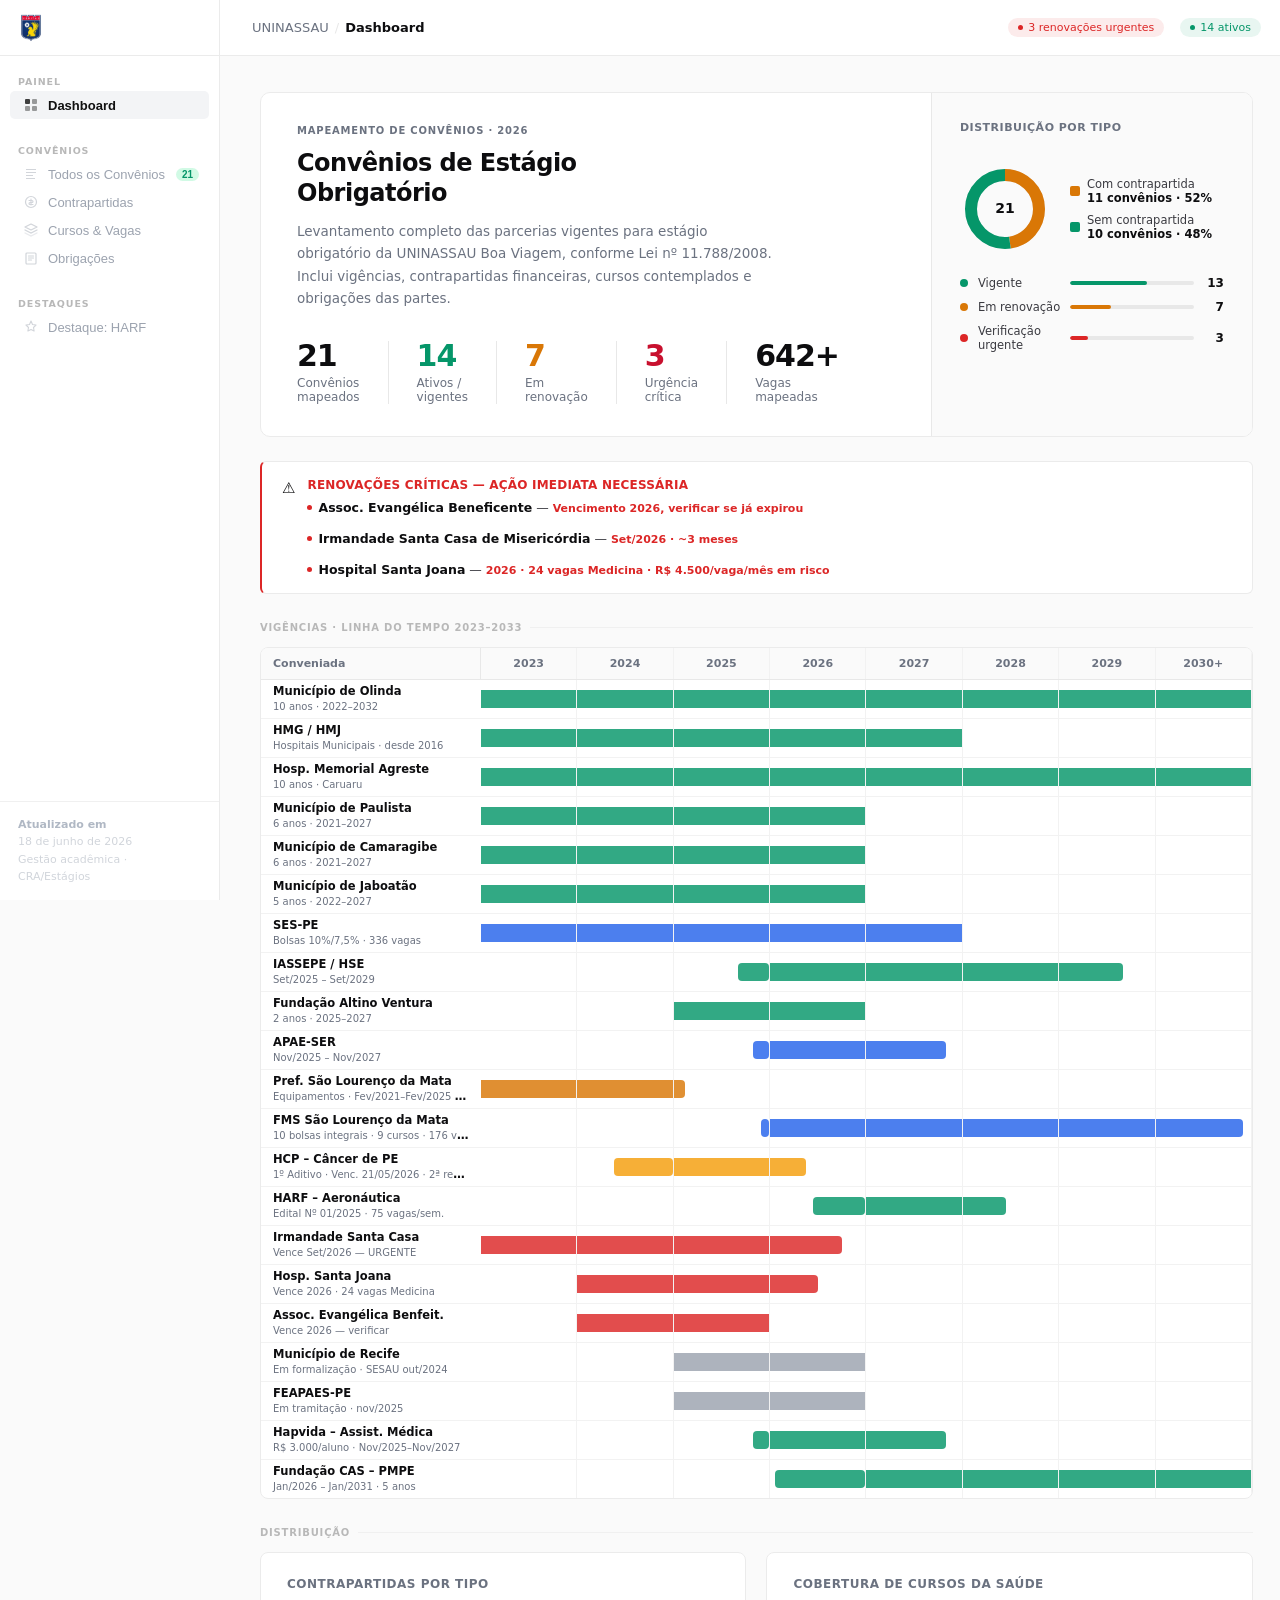
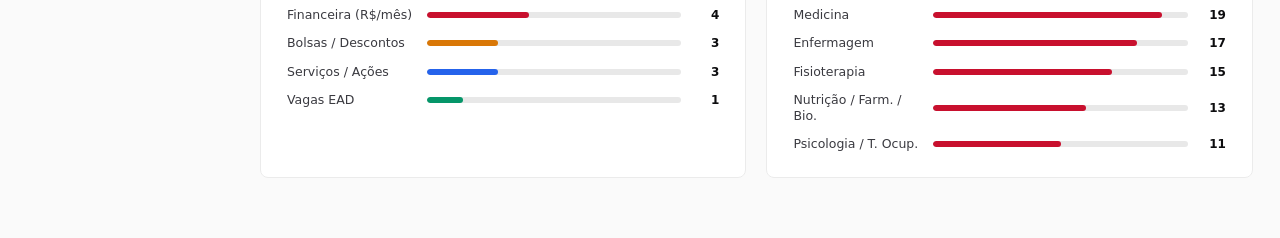
<file: convenios_uninassau_minimal.html>
<!DOCTYPE html>
<html lang="pt-BR">
<head>
<meta charset="UTF-8">
<meta name="viewport" content="width=device-width, initial-scale=1.0">
<title>Convênios de Estágio · UNINASSAU Boa Viagem</title>
<style>
*, *::before, *::after { box-sizing: border-box; margin: 0; padding: 0; }

:root {
  --red: #C8102E;
  --red-dim: rgba(200,16,46,0.08);
  --red-mid: rgba(200,16,46,0.15);
  --ink: #0D0D0F;
  --ink-2: #3A3A40;
  --ink-3: #6B7280;
  --ink-4: #9CA3AF;
  --surface: #FAFAFA;
  --canvas: #FFFFFF;
  --border: #E5E7EB;
  --border-soft: #F0F0F3;
  --navy: #1A1A2E;
  --green: #059669;
  --green-dim: rgba(5,150,105,0.09);
  --amber: #D97706;
  --amber-dim: rgba(217,119,6,0.09);
  --rose: #DC2626;
  --rose-dim: rgba(220,38,38,0.09);
  --blue: #2563EB;
  --blue-dim: rgba(37,99,235,0.08);
  --sidebar-w: 228px;
  --header-h: 56px;
}

html { font-size: 14px; }
body {
  font-family: -apple-system, BlinkMacSystemFont, 'Inter', 'Segoe UI', system-ui, sans-serif;
  background: var(--surface);
  color: var(--ink);
  display: flex;
  min-height: 100vh;
  -webkit-font-smoothing: antialiased;
}

/* ─── SIDEBAR ─── */
.sidebar {
  width: var(--sidebar-w);
  min-width: var(--sidebar-w);
  background: var(--navy);
  border-right: none;
  display: flex;
  flex-direction: column;
  position: fixed;
  top: 0; left: 0; bottom: 0;
  z-index: 50;
  overflow-y: auto;
}

.sidebar-logo {
  height: var(--header-h);
  display: flex;
  align-items: center;
  padding: 0 14px;
  border-bottom: 1px solid rgba(255,255,255,0.07);
  flex-shrink: 0;
  overflow: hidden;
}

.sidebar-section { padding: 20px 10px 6px; }
.sidebar-label { font-size: 10px; font-weight: 600; color: rgba(255,255,255,0.3); letter-spacing: 0.8px; text-transform: uppercase; padding: 0 8px; margin-bottom: 4px; }

.nav-item {
  display: flex; align-items: center; gap: 9px;
  padding: 7px 10px;
  border-radius: 6px;
  cursor: pointer;
  font-size: 13px;
  font-weight: 500;
  color: rgba(255,255,255,0.55);
  transition: background 0.15s, color 0.15s;
  border: none; background: none; width: 100%; text-align: left;
  border-left: 3px solid transparent;
}
.nav-item:hover { background: rgba(255,255,255,0.06); color: rgba(255,255,255,0.9); }
.nav-item.active { background: rgba(200,16,46,0.18); color: white; font-weight: 600; border-left-color: var(--red); border-radius: 0 6px 6px 0; }
.nav-item .nav-icon {
  width: 16px; height: 16px; flex-shrink: 0;
  opacity: 0.55;
  display: flex; align-items: center; justify-content: center;
}
.nav-item.active .nav-icon { opacity: 1; }
.nav-badge {
  margin-left: auto;
  font-size: 10px; font-weight: 700;
  background: rgba(220,38,38,0.25);
  color: #FF8FA3;
  padding: 1px 6px; border-radius: 10px;
}
.nav-badge.green { background: rgba(5,150,105,0.25); color: #6EE7B7; }

.sidebar-footer {
  margin-top: auto;
  padding: 14px 18px;
  border-top: 1px solid rgba(255,255,255,0.07);
  font-size: 11px; color: rgba(255,255,255,0.28);
  line-height: 1.6;
}
.sidebar-footer strong { color: rgba(255,255,255,0.5); }

/* ─── MAIN SHELL ─── */
.main-shell {
  margin-left: var(--sidebar-w);
  flex: 1;
  display: flex;
  flex-direction: column;
  min-height: 100vh;
}

/* ─── PAGE HEADER ─── */
.page-header {
  height: var(--header-h);
  border-bottom: 1px solid var(--border);
  background: var(--canvas);
  display: flex; align-items: center; justify-content: space-between;
  padding: 0 32px;
  position: sticky; top: 0; z-index: 30;
  box-shadow: 0 1px 8px rgba(0,0,0,0.05);
}
.breadcrumb { display: flex; align-items: center; gap: 6px; font-size: 13px; color: var(--ink-3); }
.breadcrumb .crumb-active { color: var(--ink); font-weight: 600; }
.breadcrumb .sep { color: var(--border); }
.page-meta { font-size: 11.5px; color: var(--ink-4); display: flex; gap: 16px; align-items: center; }
.status-chip {
  display: inline-flex; align-items: center; gap: 5px;
  font-size: 11px; font-weight: 500;
  padding: 3px 10px; border-radius: 20px;
}
.chip-live { background: var(--green-dim); color: var(--green); }
.chip-warn { background: var(--amber-dim); color: var(--amber); }
.chip-alert { background: var(--rose-dim); color: var(--rose); }
.dot { width: 5px; height: 5px; border-radius: 50%; background: currentColor; }

/* ─── PAGE CONTENT ─── */
.page-content { flex: 1; padding: 36px 40px; max-width: 1240px; }
.view { display: none; }
.view.active { display: block; animation: viewFadeIn 0.22s ease both; }
@keyframes viewFadeIn {
  from { opacity: 0; transform: translateY(8px); }
  to   { opacity: 1; transform: translateY(0); }
}

/* ─── DASHBOARD VIEW ─── */

/* Hero */
.hero {
  display: grid;
  grid-template-columns: 1fr 320px;
  gap: 0;
  background: var(--canvas);
  border: 1px solid var(--border);
  border-radius: 12px;
  overflow: hidden;
  margin-bottom: 24px;
  box-shadow: 0 2px 16px rgba(0,0,0,0.05);
}
.hero-left {
  padding: 36px 40px;
  border-right: 1px solid var(--border);
}
.hero-eyebrow {
  font-size: 11px; font-weight: 600; letter-spacing: 0.8px;
  text-transform: uppercase; color: var(--red);
  margin-bottom: 12px;
  display: flex; align-items: center; gap: 8px;
}
.hero-eyebrow::before {
  content: ''; display: block;
  width: 20px; height: 3px; background: var(--red); border-radius: 2px;
}
.hero-title {
  font-size: 28px; font-weight: 700; letter-spacing: -0.5px; line-height: 1.25;
  color: var(--ink); margin-bottom: 12px;
}
.hero-desc { font-size: 13.5px; color: var(--ink-3); line-height: 1.65; max-width: 480px; }

.hero-stats { display: flex; gap: 0; margin-top: 32px; }
.hero-stat {
  padding-right: 28px; margin-right: 28px;
  border-right: 1px solid var(--border);
}
.hero-stat:last-child { border-right: none; }
.hero-stat .n {
  font-size: 34px; font-weight: 800; letter-spacing: -1px;
  color: var(--ink); line-height: 1;
  font-variant-numeric: tabular-nums;
}
.hero-stat .n.red { color: var(--red); }
.hero-stat .n.green { color: var(--green); }
.hero-stat .n.amber { color: var(--amber); }
.hero-stat .l { font-size: 12px; color: var(--ink-3); margin-top: 5px; }

.hero-right {
  padding: 28px 28px;
  background: var(--surface);
  display: flex; flex-direction: column; gap: 18px;
}
.status-ring-label { font-size: 11px; font-weight: 600; color: var(--ink-3); text-transform: uppercase; letter-spacing: 0.5px; margin-bottom: 8px; }

.status-breakdown { display: flex; flex-direction: column; gap: 10px; }
.sb-row {
  display: flex; align-items: center; gap: 10px;
  font-size: 12.5px;
}
.sb-dot { width: 8px; height: 8px; border-radius: 50%; flex-shrink: 0; }
.sb-label { flex: 1; color: var(--ink-2); }
.sb-track { flex: 1.5; height: 4px; background: var(--border); border-radius: 4px; overflow: hidden; }
.sb-fill { height: 100%; border-radius: 4px; }
.sb-num { font-size: 12px; font-weight: 700; color: var(--ink); min-width: 20px; text-align: right; font-variant-numeric: tabular-nums; }

/* SVG donut */
.donut-wrap { display: flex; align-items: center; gap: 20px; margin-top: 4px; }
.donut-legend { display: flex; flex-direction: column; gap: 8px; font-size: 12px; }
.dl-item { display: flex; align-items: center; gap: 7px; }
.dl-swatch { width: 10px; height: 10px; border-radius: 2px; flex-shrink: 0; }

/* ─── URGENCY BAR ─── */
.urgency-bar {
  background: linear-gradient(90deg, rgba(220,38,38,0.06) 0%, var(--canvas) 60%);
  border: 1px solid rgba(220,38,38,0.2);
  border-left: 3px solid var(--rose);
  border-radius: 8px;
  padding: 16px 20px;
  margin-bottom: 24px;
  display: flex; gap: 0; align-items: flex-start;
}
.urgency-icon { font-size: 15px; flex-shrink: 0; margin-right: 12px; margin-top: 1px; }
.urgency-content { flex: 1; }
.urgency-title { font-size: 12px; font-weight: 700; color: var(--rose); letter-spacing: 0.2px; margin-bottom: 8px; text-transform: uppercase; }
.urgency-items { display: flex; gap: 16px; flex-wrap: wrap; }
.urgency-item {
  font-size: 12.5px; color: var(--ink-2);
  display: flex; align-items: center; gap: 6px;
}
.urgency-item::before { content: ''; width: 5px; height: 5px; border-radius: 50%; background: var(--rose); flex-shrink: 0; }
.urgency-item .u-name { font-weight: 600; color: var(--ink); }
.urgency-item .u-date { color: var(--rose); font-size: 11px; font-weight: 600; }

/* ─── SECTION LABEL ─── */
.section-lbl {
  font-size: 11px; font-weight: 600; color: var(--ink-3); text-transform: uppercase; letter-spacing: 0.8px;
  margin-bottom: 14px; margin-top: 28px;
  display: flex; align-items: center; gap: 8px;
}
.section-lbl::after { content: ''; flex: 1; height: 1px; background: var(--border-soft); }

/* ─── TIMELINE / GANTT ─── */
.timeline-wrap {
  background: var(--canvas);
  border: 1px solid var(--border);
  border-radius: 12px;
  transition: box-shadow 0.15s;
  overflow: hidden;
  margin-bottom: 24px;
}
.timeline-header {
  display: grid;
  grid-template-columns: 220px repeat(8,1fr);
  border-bottom: 1px solid var(--border);
  background: var(--surface);
}
.tl-cell { padding: 9px 12px; font-size: 11px; font-weight: 600; color: var(--ink-3); border-right: 1px solid var(--border-soft); text-align: center; }
.tl-cell:first-child { text-align: left; border-right: 1px solid var(--border); }
.timeline-row {
  display: grid;
  grid-template-columns: 220px repeat(8,1fr);
  border-bottom: 1px solid var(--border-soft);
  align-items: center;
  min-height: 38px;
}
.timeline-row:last-child { border-bottom: none; }
.timeline-row:hover { background: var(--surface); }
.tl-name {
  padding: 8px 14px;
  font-size: 12px; font-weight: 500; color: var(--ink);
  border-right: 1px solid var(--border);
  line-height: 1.35;
}
.tl-name small { display: block; font-size: 10px; color: var(--ink-3); font-weight: 400; margin-top: 2px; }
.tl-col { padding: 4px 2px; border-right: 1px solid var(--border-soft); height: 38px; display: flex; align-items: center; }
.tl-col:last-child { border-right: none; }

/* Bar that spans multiple columns */
.tl-bar-wrap {
  grid-column: span 1;
  position: relative;
  height: 100%;
  display: flex; align-items: center;
}

/* The actual Gantt bar rendered inline via style */
.gantt-row-cells { display: contents; }

.gantt-bar {
  height: 20px; border-radius: 4px;
  display: flex; align-items: center; padding: 0 8px;
  font-size: 10px; font-weight: 600; white-space: nowrap;
  overflow: hidden;
  position: relative;
}

/* ─── TWO-COL STATS ROW ─── */
.two-col { display: grid; grid-template-columns: 1fr 1fr; gap: 20px; margin-bottom: 24px; }

.stat-panel {
  background: var(--canvas);
  border: 1px solid var(--border);
  border-radius: 12px;
  padding: 24px 26px;
  transition: box-shadow 0.15s;
}
.stat-panel:hover { box-shadow: 0 2px 12px rgba(0,0,0,0.07); }
.sp-title { font-size: 12px; font-weight: 600; color: var(--ink-3); text-transform: uppercase; letter-spacing: 0.5px; margin-bottom: 16px; }

.distrib-row {
  display: flex; align-items: center; gap: 10px;
  margin-bottom: 12px;
  font-size: 12.5px;
}
.distrib-row:last-child { margin-bottom: 0; }
.dr-label { width: 130px; flex-shrink: 0; color: var(--ink-2); line-height: 1.3; }
.dr-track { flex: 1; height: 6px; background: var(--border); border-radius: 6px; overflow: hidden; }
.dr-fill { height: 100%; border-radius: 6px; }
.dr-val { font-size: 12px; font-weight: 700; color: var(--ink); min-width: 28px; text-align: right; font-variant-numeric: tabular-nums; }

/* ─── CONVENTIONS TABLE VIEW ─── */
.filter-row {
  display: flex; gap: 8px; margin-bottom: 20px; align-items: center; flex-wrap: wrap;
}
.filter-chip {
  padding: 5px 12px; border-radius: 20px; font-size: 12px; font-weight: 500;
  border: 1px solid var(--border); background: var(--canvas); color: var(--ink-2);
  cursor: pointer; transition: all 0.12s; white-space: nowrap;
}
.filter-chip:hover { border-color: var(--ink-3); color: var(--ink); }
.filter-chip.active { background: var(--ink); color: white; border-color: var(--ink); box-shadow: 0 1px 4px rgba(0,0,0,0.18); }
.filter-chip.red.active { background: var(--red); border-color: var(--red); }

.conv-table-wrap {
  background: var(--canvas);
  border: 1px solid var(--border);
  border-radius: 12px;
  overflow: hidden;
  box-shadow: 0 1px 8px rgba(0,0,0,0.04);
}
.conv-table {
  width: 100%; border-collapse: collapse;
  font-size: 13px;
}
.conv-table thead tr {
  border-bottom: 1px solid var(--border);
  background: var(--surface);
}
.conv-table th {
  padding: 10px 16px;
  font-size: 10.5px; font-weight: 600; text-transform: uppercase; letter-spacing: 0.5px;
  color: var(--ink-3); text-align: left; white-space: nowrap;
}
.conv-table td { padding: 12px 16px; border-bottom: 1px solid var(--border-soft); vertical-align: top; }
.conv-table tbody tr:last-child td { border-bottom: none; }
.conv-table tbody tr:hover { background: var(--surface); box-shadow: inset 3px 0 0 var(--red); }

.td-name { font-weight: 600; color: var(--ink); line-height: 1.35; }
.td-sub { font-size: 11px; color: var(--ink-3); margin-top: 2px; }
.td-courses { display: flex; flex-wrap: wrap; gap: 4px; }
.course-tag {
  font-size: 10px; font-weight: 500; padding: 2px 7px; border-radius: 4px;
  background: var(--border-soft); color: var(--ink-2); border: 1px solid var(--border);
  white-space: nowrap;
}
.course-tag.med { background: rgba(200,16,46,0.07); color: var(--red); border-color: rgba(200,16,46,0.2); }
.course-tag.enf { background: var(--blue-dim); color: var(--blue); border-color: rgba(37,99,235,0.2); }

.status-dot-label { display: flex; align-items: center; gap: 7px; font-size: 12px; white-space: nowrap; }
.sdot { width: 7px; height: 7px; border-radius: 50%; flex-shrink: 0; }
.sdot.green { background: var(--green); }
.sdot.amber { background: var(--amber); }
.sdot.rose { background: var(--rose); }
.sdot.blue { background: var(--blue); }

.cp-label { font-size: 12px; }
.cp-label.has { color: var(--amber); font-weight: 600; }
.cp-label.none { color: var(--green); font-weight: 500; }

.date-range { font-size: 12px; color: var(--ink-2); }
.date-range .years { font-size: 10.5px; color: var(--ink-3); margin-top: 2px; }

.urgency-flag {
  display: inline-flex; align-items: center; gap: 5px;
  font-size: 10.5px; font-weight: 600; padding: 2px 8px;
  border-radius: 4px; background: var(--rose-dim); color: var(--rose);
}

/* ─── CONTRAPARTIDAS VIEW ─── */

/* Full-width financial strip */
.cp-strip {
  background: var(--canvas);
  border: 1px solid var(--border);
  border-radius: 12px;
  overflow: hidden;
  margin-bottom: 16px;
  transition: box-shadow 0.15s;
}
.cp-strip:hover { box-shadow: 0 2px 12px rgba(0,0,0,0.06); }
.cp-strip-header {
  display: grid;
  grid-template-columns: 1fr auto;
  align-items: center;
  padding: 18px 24px;
  border-bottom: 1px solid var(--border-soft);
  gap: 20px;
}
.cp-strip-name { font-size: 14px; font-weight: 700; color: var(--ink); }
.cp-strip-name small { font-size: 11px; font-weight: 400; color: var(--ink-3); display: block; margin-top: 3px; }
.cp-value-big {
  font-size: 22px; font-weight: 800; letter-spacing: -0.5px;
  color: var(--ink); font-variant-numeric: tabular-nums; white-space: nowrap;
}
.cp-value-big span { font-size: 11px; font-weight: 500; color: var(--ink-3); display: block; text-align: right; margin-top: 2px; }
.cp-strip-body { display: grid; grid-template-columns: repeat(3,1fr); gap: 0; }
.cp-strip-fact {
  padding: 14px 24px;
  border-right: 1px solid var(--border-soft);
  font-size: 12px;
}
.cp-strip-fact:last-child { border-right: none; }
.csf-label { color: var(--ink-3); margin-bottom: 4px; font-size: 11px; font-weight: 500; }
.csf-val { color: var(--ink); font-weight: 600; line-height: 1.4; }

/* Service contrapartida - two column card */
.cp-duo { display: grid; grid-template-columns: 1fr 1fr; gap: 16px; margin-bottom: 16px; }
.cp-card {
  background: var(--canvas); border: 1px solid var(--border); border-radius: 12px;
  padding: 20px 22px; transition: box-shadow 0.15s;
}
.cp-card:hover { box-shadow: 0 2px 12px rgba(0,0,0,0.06); }
.cp-card-name { font-size: 13px; font-weight: 700; color: var(--ink); margin-bottom: 4px; }
.cp-card-sub { font-size: 11px; color: var(--ink-3); margin-bottom: 14px; }
.cp-card-value { font-size: 18px; font-weight: 800; color: var(--amber); margin-bottom: 12px; font-variant-numeric: tabular-nums; }
.cp-card-value.green { color: var(--green); }
.cp-detail { font-size: 12px; color: var(--ink-2); line-height: 1.55; }
.cp-detail strong { color: var(--ink); }

/* Summary row */
.cp-summary {
  background: var(--navy);
  color: white;
  border-radius: 12px;
  padding: 22px 28px;
  display: grid;
  grid-template-columns: repeat(4,1fr);
  gap: 0;
  margin-bottom: 28px;
}
.cps-item { padding-right: 24px; border-right: 1px solid rgba(255,255,255,0.12); margin-right: 24px; }
.cps-item:last-child { border-right: none; margin-right: 0; padding-right: 0; }
.cps-item .n { font-size: 26px; font-weight: 800; letter-spacing: -0.5px; font-variant-numeric: tabular-nums; }
.cps-item .l { font-size: 11px; color: rgba(255,255,255,0.55); margin-top: 4px; }

/* ─── CURSOS VIEW ─── */
.course-coverage-wrap {
  background: var(--canvas); border: 1px solid var(--border); border-radius: 12px;
  overflow: hidden; margin-bottom: 24px;
}
.course-row {
  display: flex; align-items: center; gap: 12px;
  padding: 12px 20px; border-bottom: 1px solid var(--border-soft);
}
.course-row:last-child { border-bottom: none; }
.course-row:hover { background: var(--surface); }
.cr-name { width: 180px; flex-shrink: 0; font-size: 12.5px; font-weight: 600; color: var(--ink); }
.cr-bar-wrap { flex: 1; }
.cr-bar-bg { height: 8px; background: var(--border); border-radius: 8px; overflow: hidden; }
.cr-bar-fill { height: 100%; border-radius: 8px; background: var(--red); }
.cr-count { width: 60px; text-align: right; font-size: 12px; font-weight: 700; color: var(--ink); font-variant-numeric: tabular-nums; }
.cr-count small { font-weight: 400; color: var(--ink-3); font-size: 10px; }

.course-header-row {
  display: flex; align-items: center; gap: 12px;
  padding: 9px 20px;
  background: var(--surface);
  border-bottom: 1px solid var(--border);
  font-size: 10.5px; font-weight: 600; color: var(--ink-3); text-transform: uppercase; letter-spacing: 0.5px;
}
.chr-name { width: 180px; flex-shrink: 0; }
.chr-bar { flex: 1; }
.chr-count { width: 60px; text-align: right; }

/* ─── HARF FEATURE VIEW ─── */
.harf-hero {
  background: var(--navy);
  border-radius: 12px;
  padding: 36px 40px;
  display: grid;
  grid-template-columns: 1fr 280px;
  gap: 40px;
  margin-bottom: 24px;
  position: relative;
  overflow: hidden;
}
.harf-hero::before {
  content: '';
  position: absolute;
  right: -60px; top: -60px;
  width: 260px; height: 260px;
  border-radius: 50%;
  background: rgba(200,16,46,0.12);
}
.harf-hero-left { position: relative; }
.harf-eyebrow { font-size: 10.5px; font-weight: 600; letter-spacing: 1px; text-transform: uppercase; color: rgba(255,255,255,0.4); margin-bottom: 12px; }
.harf-title { font-size: 24px; font-weight: 700; color: white; letter-spacing: -0.3px; line-height: 1.25; margin-bottom: 8px; }
.harf-subtitle { font-size: 13px; color: rgba(255,255,255,0.5); margin-bottom: 24px; }
.harf-signed { display: inline-flex; align-items: center; gap: 8px; background: rgba(255,255,255,0.08); border-radius: 6px; padding: 8px 14px; font-size: 12px; color: rgba(255,255,255,0.7); }
.harf-signed strong { color: white; }
.harf-hero-right { display: flex; flex-direction: column; gap: 14px; position: relative; justify-content: center; }
.harf-stat { background: rgba(255,255,255,0.06); border-radius: 8px; padding: 14px 18px; }
.harf-stat .hn { font-size: 28px; font-weight: 800; color: white; letter-spacing: -0.5px; font-variant-numeric: tabular-nums; }
.harf-stat .hl { font-size: 11px; color: rgba(255,255,255,0.45); margin-top: 4px; }
.harf-stat.accent { background: rgba(200,16,46,0.25); }
.harf-stat.accent .hn { color: #FF6B8A; }

.harf-grid { display: grid; grid-template-columns: 1fr 1fr 1fr; gap: 16px; margin-bottom: 24px; }
.harf-panel {
  background: var(--canvas); border: 1px solid var(--border); border-radius: 12px;
  padding: 20px 22px; transition: box-shadow 0.15s;
}
.harf-panel:hover { box-shadow: 0 2px 12px rgba(0,0,0,0.07); }
.harf-panel.span2 { grid-column: span 2; }
.harf-panel-title { font-size: 11px; font-weight: 600; color: var(--ink-3); text-transform: uppercase; letter-spacing: 0.5px; margin-bottom: 14px; }

.quota-row { display: flex; justify-content: space-between; align-items: center; margin-bottom: 8px; font-size: 12.5px; }
.quota-row:last-child { margin-bottom: 0; }
.quota-label { color: var(--ink-2); }
.quota-val { font-weight: 700; color: var(--ink); font-variant-numeric: tabular-nums; }
.quota-bar { height: 3px; background: var(--border); border-radius: 3px; margin-top: 4px; overflow: hidden; margin-bottom: 10px; }
.quota-fill { height: 100%; border-radius: 3px; }

.obligation-list { display: flex; flex-direction: column; gap: 8px; }
.obligation-item { display: flex; gap: 10px; font-size: 12.5px; line-height: 1.5; }
.obligation-item::before {
  content: '—'; color: var(--border); flex-shrink: 0;
  margin-top: 1px;
}
.obligation-item .oi-text { color: var(--ink-2); }
.obligation-item .oi-text strong { color: var(--ink); }

.course-tag-list { display: flex; flex-wrap: wrap; gap: 5px; }

/* ─── OBRIGACOES VIEW ─── */
.ob-section { margin-bottom: 28px; }
.ob-section-title {
  font-size: 13px; font-weight: 700; color: var(--ink); margin-bottom: 14px;
  padding-bottom: 10px; border-bottom: 1px solid var(--border);
}
.ob-card {
  background: var(--canvas); border: 1px solid var(--border); border-radius: 10px;
  overflow: hidden; margin-bottom: 12px; transition: box-shadow 0.15s;
}
.ob-card:hover { box-shadow: 0 2px 10px rgba(0,0,0,0.06); }
.ob-card-head {
  padding: 14px 18px; display: flex; justify-content: space-between; align-items: center;
  border-bottom: 1px solid var(--border-soft); background: var(--surface);
}
.ob-card-head .oname { font-size: 13px; font-weight: 700; color: var(--ink); }
.ob-card-body { padding: 14px 18px; }
.ob-list { list-style: none; display: flex; flex-direction: column; gap: 7px; }
.ob-list li { display: flex; gap: 10px; font-size: 12.5px; color: var(--ink-2); line-height: 1.5; }
.ob-list li::before { content: '→'; color: var(--red); flex-shrink: 0; font-weight: 700; margin-top: 1px; }
.ob-list li strong { color: var(--ink); }

/* ─── RESPONSIVE ─── */
@media (max-width: 900px) {
  .sidebar { display: none; }
  .main-shell { margin-left: 0; }
  .page-content { padding: 20px 16px; }
  .hero { grid-template-columns: 1fr; }
  .hero-right { border-top: 1px solid var(--border); border-right: none; }
  .two-col, .cp-duo, .harf-grid { grid-template-columns: 1fr; }
  .harf-hero { grid-template-columns: 1fr; }
  .harf-panel.span2 { grid-column: span 1; }
  .cp-summary { grid-template-columns: 1fr 1fr; gap: 16px; }
  .cps-item { border-right: none; margin-right: 0; padding-right: 0; }
}

@media print {
  .sidebar, .page-header { display: none; }
  .main-shell { margin-left: 0; }
  .view { display: block !important; page-break-before: always; }
}

/* ─── CUSTOM SCROLLBAR ─── */
::-webkit-scrollbar { width: 5px; height: 5px; }
::-webkit-scrollbar-track { background: transparent; }
::-webkit-scrollbar-thumb { background: var(--border); border-radius: 10px; }
::-webkit-scrollbar-thumb:hover { background: var(--ink-4); }
.sidebar::-webkit-scrollbar-thumb { background: rgba(255,255,255,0.12); }
.sidebar::-webkit-scrollbar-thumb:hover { background: rgba(255,255,255,0.22); }

/* ═══════════════════════════════════════════════════════════════
   MINIMAL THEME OVERRIDE — Aplicado sobre o tema padrão
   ═══════════════════════════════════════════════════════════════ */

/* Variáveis redefinidas */
:root {
  --border: #E8E8E8;
  --border-soft: #F2F2F2;
  --surface: #FAFAFA;
  --sidebar-w: 220px;
}

/* ── Sidebar ── */
.sidebar {
  background: #FFFFFF !important;
  border-right: 1px solid #EBEBEB !important;
}
.sidebar-logo {
  border-bottom: 1px solid #EBEBEB !important;
}
.sidebar-label {
  color: #B8B8B8 !important;
  font-size: 9.5px !important;
  letter-spacing: 0.9px !important;
}
.nav-item {
  color: #9CA3AF !important;
  border-left: 3px solid transparent !important;
  border-radius: 5px !important;
  font-weight: 400 !important;
  padding: 6px 10px !important;
}
.nav-item:hover {
  background: #F6F6F6 !important;
  color: #374151 !important;
}
.nav-item.active {
  background: #F3F4F6 !important;
  color: #111111 !important;
  font-weight: 600 !important;
  border-left-color: transparent !important;
  border-radius: 5px !important;
}
.nav-item .nav-icon { opacity: 0.45 !important; }
.nav-item.active .nav-icon { opacity: 0.8 !important; }
.nav-badge {
  background: #FEE2E2 !important;
  color: #DC2626 !important;
}
.nav-badge.green {
  background: #D1FAE5 !important;
  color: #059669 !important;
}
.sidebar-footer {
  color: #D1D5DB !important;
  border-top: 1px solid #F0F0F0 !important;
}
.sidebar-footer strong { color: #B0B8C4 !important; }

/* ── Page header ── */
.page-header {
  box-shadow: none !important;
  border-bottom: 1px solid #EBEBEB !important;
}

/* ── Hero ── */
.hero {
  box-shadow: none !important;
  border-color: #EBEBEB !important;
  border-radius: 10px !important;
}
.hero-left { padding: 32px 36px !important; }
.hero-eyebrow { font-size: 10px !important; color: var(--ink-3) !important; }
.hero-eyebrow::before { display: none !important; }
.hero-title { font-size: 24px !important; font-weight: 700 !important; }
.hero-stat .n { font-size: 30px !important; font-weight: 700 !important; }
.hero-right { background: #FAFAFA !important; }

/* ── Urgency bar ── */
.urgency-bar {
  background: #FFFFFF !important;
  border: 1px solid #EBEBEB !important;
  border-left: 2px solid #DC2626 !important;
  border-radius: 6px !important;
}

/* ── Todas as cards/painéis — flat ── */
.stat-panel,
.cp-card,
.ob-card,
.harf-panel,
.timeline-wrap,
.conv-table-wrap,
.cp-strip,
.course-coverage-wrap {
  box-shadow: none !important;
  border-radius: 8px !important;
  border-color: #EBEBEB !important;
}
.stat-panel:hover,
.cp-card:hover,
.ob-card:hover,
.harf-panel:hover,
.cp-strip:hover {
  box-shadow: none !important;
  border-color: #D8D8D8 !important;
}

/* ── Tabela ── */
.conv-table thead tr { background: #FAFAFA !important; }
.conv-table th { color: #A0A8B0 !important; font-size: 10px !important; }
.conv-table tbody tr:hover {
  background: #FAFAFA !important;
  box-shadow: none !important;
}
.conv-table-wrap { box-shadow: none !important; }

/* ── Filter chips ── */
.filter-chip {
  border-radius: 5px !important;
  border-color: #EBEBEB !important;
  font-size: 11.5px !important;
}
.filter-chip.active {
  box-shadow: none !important;
  background: #111111 !important;
  border-color: #111111 !important;
}

/* ── Section labels ── */
.section-lbl { color: #B8B8B8 !important; font-size: 10px !important; }
.section-lbl::after { background: #F0F0F0 !important; }

/* ── CP summary ── */
.cp-summary { border-radius: 8px !important; }

/* ── HARF hero ── */
.harf-hero { border-radius: 10px !important; }
.harf-stat { background: rgba(255,255,255,0.05) !important; border-radius: 6px !important; }

/* ── Gantt ── */
.timeline-header { background: #FAFAFA !important; }
.timeline-row:hover { background: #FAFAFA !important; }

/* ── ob-card ── */
.ob-card-head { background: #FAFAFA !important; }

/* ── course-header-row ── */
.course-header-row { background: #FAFAFA !important; }

/* ── View animation — mais suave ── */
@keyframes viewFadeIn {
  from { opacity: 0; transform: translateY(4px); }
  to   { opacity: 1; transform: translateY(0); }
}

/* ── Scrollbar ainda mais discreta ── */
::-webkit-scrollbar { width: 4px; height: 4px; }
::-webkit-scrollbar-thumb { background: #E8E8E8; }
::-webkit-scrollbar-thumb:hover { background: #D0D0D0; }
.sidebar::-webkit-scrollbar-thumb { background: #E8E8E8; }

</style>
</head>
<body>

<!-- ═══════════ SIDEBAR ═══════════ -->
<aside class="sidebar">
  <div class="sidebar-logo" style="padding: 0 10px; gap:0; overflow:hidden;">
    <img src="[data-uri]"
         alt="UNINASSAU Boa Viagem"
         style="height:42px; width:auto; object-fit:contain; flex-shrink:0; display:block;" />
  </div>

  <div class="sidebar-section">
    <div class="sidebar-label">Painel</div>
    <button class="nav-item active" onclick="showView('dashboard',this)">
      <span class="nav-icon">
        <svg width="14" height="14" viewBox="0 0 14 14" fill="none"><rect x="1" y="1" width="5" height="5" rx="1" fill="currentColor"/><rect x="8" y="1" width="5" height="5" rx="1" fill="currentColor" opacity="0.5"/><rect x="1" y="8" width="5" height="5" rx="1" fill="currentColor" opacity="0.5"/><rect x="8" y="8" width="5" height="5" rx="1" fill="currentColor" opacity="0.5"/></svg>
      </span>
      Dashboard
    </button>
  </div>

  <div class="sidebar-section">
    <div class="sidebar-label">Convênios</div>
    <button class="nav-item" onclick="showView('todos',this)">
      <span class="nav-icon">
        <svg width="14" height="14" viewBox="0 0 14 14" fill="none"><path d="M2 2h10v1H2V2zm0 3h10v1H2V5zm0 3h7v1H2V8zm0 3h9v1H2v-1z" fill="currentColor"/></svg>
      </span>
      Todos os Convênios
      <span class="nav-badge green">21</span>
    </button>
    <button class="nav-item" onclick="showView('contrapartidas',this)">
      <span class="nav-icon">
        <svg width="14" height="14" viewBox="0 0 14 14" fill="none"><circle cx="7" cy="7" r="5.5" stroke="currentColor" stroke-width="1.2"/><path d="M7 4v6M5 5.5h3a1 1 0 010 2H6a1 1 0 000 2h3" stroke="currentColor" stroke-width="1.1" stroke-linecap="round"/></svg>
      </span>
      Contrapartidas
    </button>
    <button class="nav-item" onclick="showView('cursos',this)">
      <span class="nav-icon">
        <svg width="14" height="14" viewBox="0 0 14 14" fill="none"><path d="M7 1L1 4l6 3 6-3-6-3z" stroke="currentColor" stroke-width="1.2" stroke-linejoin="round"/><path d="M1 7l6 3 6-3" stroke="currentColor" stroke-width="1.2" stroke-linecap="round"/><path d="M1 10l6 3 6-3" stroke="currentColor" stroke-width="1.2" stroke-linecap="round" opacity="0.5"/></svg>
      </span>
      Cursos &amp; Vagas
    </button>
    <button class="nav-item" onclick="showView('obrigacoes',this)">
      <span class="nav-icon">
        <svg width="14" height="14" viewBox="0 0 14 14" fill="none"><path d="M3 2h8a1 1 0 011 1v9a1 1 0 01-1 1H3a1 1 0 01-1-1V3a1 1 0 011-1z" stroke="currentColor" stroke-width="1.2"/><path d="M4.5 5h5M4.5 7h5M4.5 9h3" stroke="currentColor" stroke-width="1.1" stroke-linecap="round"/></svg>
      </span>
      Obrigações
    </button>
  </div>

  <div class="sidebar-section">
    <div class="sidebar-label">Destaques</div>
    <button class="nav-item" onclick="showView('harf',this)">
      <span class="nav-icon">
        <svg width="14" height="14" viewBox="0 0 14 14" fill="none"><path d="M7 1l1.5 3.5 3.5.5-2.5 2.5.6 3.5L7 9.5 3.9 11l.6-3.5L2 5l3.5-.5L7 1z" stroke="currentColor" stroke-width="1.1" stroke-linejoin="round"/></svg>
      </span>
      Destaque: HARF
    </button>
  </div>

  <div class="sidebar-footer">
    <strong>Atualizado em</strong><br>
    18 de junho de 2026<br>
    Gestão acadêmica · CRA/Estágios
  </div>
</aside>

<!-- ═══════════ MAIN SHELL ═══════════ -->
<div class="main-shell">

  <!-- PAGE HEADER -->
  <header class="page-header">
    <div class="breadcrumb">
      <span>UNINASSAU</span>
      <span class="sep">/</span>
      <span class="crumb-active" id="breadcrumb-label">Dashboard</span>
    </div>
    <div class="page-meta">
      <span class="status-chip chip-alert"><span class="dot"></span> 3 renovações urgentes</span>
      <span class="status-chip chip-live"><span class="dot"></span> 14 ativos</span>
    </div>
  </header>

  <!-- PAGE CONTENT -->
  <div class="page-content">

    <!-- ═══════════════════════ DASHBOARD ═══════════════════════ -->
    <div class="view active" id="view-dashboard">

      <div class="hero">
        <div class="hero-left">
          <div class="hero-eyebrow">Mapeamento de Convênios · 2026</div>
          <div class="hero-title">Convênios de Estágio<br>Obrigatório</div>
          <div class="hero-desc">Levantamento completo das parcerias vigentes para estágio obrigatório da UNINASSAU Boa Viagem, conforme Lei nº 11.788/2008. Inclui vigências, contrapartidas financeiras, cursos contemplados e obrigações das partes.</div>
          <div class="hero-stats">
            <div class="hero-stat">
              <div class="n">21</div>
              <div class="l">Convênios mapeados</div>
            </div>
            <div class="hero-stat">
              <div class="n green" id="kpi-vigente">13</div>
              <div class="l">Ativos / vigentes</div>
            </div>
            <div class="hero-stat">
              <div class="n amber" id="kpi-renovar">7</div>
              <div class="l">Em renovação</div>
            </div>
            <div class="hero-stat">
              <div class="n red" id="kpi-urgente">3</div>
              <div class="l">Urgência crítica</div>
            </div>
            <div class="hero-stat">
              <div class="n" style="font-size:26px">642+</div>
              <div class="l">Vagas mapeadas</div>
            </div>
          </div>
        </div>
        <div class="hero-right">
          <div class="status-ring-label">Distribuição por tipo</div>
          <div class="donut-wrap">
            <svg width="90" height="90" viewBox="0 0 90 90">
              <!-- donut: 48% amber=cp(10), 52% green=nocp(11) -->
              <circle cx="45" cy="45" r="34" fill="none" stroke="#E5E7EB" stroke-width="12"/>
              <!-- amber 52% = 213.7deg -->
              <circle cx="45" cy="45" r="34" fill="none" stroke="#D97706" stroke-width="12"
                stroke-dasharray="101.7 427.3" stroke-dashoffset="0" stroke-linecap="butt" transform="rotate(-90 45 45)"/>
              <!-- green 48% = 197.8deg -->
              <circle cx="45" cy="45" r="34" fill="none" stroke="#059669" stroke-width="12"
                stroke-dasharray="0 101.7 111.9 427.3" stroke-dashoffset="0" stroke-linecap="butt" transform="rotate(-90 45 45)"/>
              <text x="45" y="49" text-anchor="middle" font-size="14" font-weight="700" fill="#0D0D0F" font-family="system-ui">21</text>
            </svg>
            <div class="donut-legend">
              <div class="dl-item"><div class="dl-swatch" style="background:var(--amber)"></div><span style="font-size:11.5px;color:var(--ink-2)">Com contrapartida<br><strong style="color:var(--ink)">11 convênios · 52%</strong></span></div>
              <div class="dl-item"><div class="dl-swatch" style="background:var(--green)"></div><span style="font-size:11.5px;color:var(--ink-2)">Sem contrapartida<br><strong style="color:var(--ink)">10 convênios · 48%</strong></span></div>
            </div>
          </div>
          <div class="status-breakdown" style="margin-top:4px">
            <div class="sb-row">
              <div class="sb-dot" style="background:var(--green)"></div>
              <div class="sb-label" style="font-size:11.5px">Vigente</div>
              <div class="sb-track"><div class="sb-fill" style="width:62%;background:var(--green)"></div></div>
              <div class="sb-num">13</div>
            </div>
            <div class="sb-row">
              <div class="sb-dot" style="background:var(--amber)"></div>
              <div class="sb-label" style="font-size:11.5px">Em renovação</div>
              <div class="sb-track"><div class="sb-fill" style="width:33%;background:var(--amber)"></div></div>
              <div class="sb-num">7</div>
            </div>
            <div class="sb-row">
              <div class="sb-dot" style="background:var(--rose)"></div>
              <div class="sb-label" style="font-size:11.5px">Verificação urgente</div>
              <div class="sb-track"><div class="sb-fill" style="width:14%;background:var(--rose)"></div></div>
              <div class="sb-num">3</div>
            </div>
          </div>
        </div>
      </div>

      <!-- URGENCY -->
      <div class="urgency-bar">
        <div class="urgency-icon">⚠</div>
        <div class="urgency-content">
          <div class="urgency-title">Renovações críticas — ação imediata necessária</div>
          <div class="urgency-items">
            <div class="urgency-item">
              <span><span class="u-name">Assoc. Evangélica Beneficente</span> — <span class="u-date">Vencimento 2026, verificar se já expirou</span></span>
            </div>
            <div class="urgency-item">
              <span><span class="u-name">Irmandade Santa Casa de Misericórdia</span> — <span class="u-date">Set/2026 · ~3 meses</span></span>
            </div>
            <div class="urgency-item">
              <span><span class="u-name">Hospital Santa Joana</span> — <span class="u-date">2026 · 24 vagas Medicina · R$ 4.500/vaga/mês em risco</span></span>
            </div>
          </div>
        </div>
      </div>

      <!-- TIMELINE -->
      <div class="section-lbl">Vigências · Linha do Tempo 2023–2033</div>
      <div class="timeline-wrap">
        <div class="timeline-header">
          <div class="tl-cell">Conveniada</div>
          <div class="tl-cell">2023</div>
          <div class="tl-cell">2024</div>
          <div class="tl-cell">2025</div>
          <div class="tl-cell">2026</div>
          <div class="tl-cell">2027</div>
          <div class="tl-cell">2028</div>
          <div class="tl-cell">2029</div>
          <div class="tl-cell">2030+</div>
        </div>

        <!-- Each row: name + inline grid with a bar using col-start/span via JS -->
        <div id="gantt-body"></div>
      </div>

      <!-- DISTRIBUTION -->
      <div class="section-lbl">Distribuição</div>
      <div class="two-col">
        <div class="stat-panel">
          <div class="sp-title">Contrapartidas por tipo</div>
          <div class="distrib-row">
            <div class="dr-label">Financeira (R$/mês)</div>
            <div class="dr-track"><div class="dr-fill" style="width:40%;background:var(--red)"></div></div>
            <div class="dr-val">4</div>
          </div>
          <div class="distrib-row">
            <div class="dr-label">Bolsas / Descontos</div>
            <div class="dr-track"><div class="dr-fill" style="width:28%;background:var(--amber)"></div></div>
            <div class="dr-val">3</div>
          </div>
          <div class="distrib-row">
            <div class="dr-label">Serviços / Ações</div>
            <div class="dr-track"><div class="dr-fill" style="width:28%;background:var(--blue)"></div></div>
            <div class="dr-val">3</div>
          </div>
          <div class="distrib-row">
            <div class="dr-label">Vagas EAD</div>
            <div class="dr-track"><div class="dr-fill" style="width:14%;background:var(--green)"></div></div>
            <div class="dr-val">1</div>
          </div>
        </div>
        <div class="stat-panel">
          <div class="sp-title">Cobertura de cursos da saúde</div>
          <div class="distrib-row">
            <div class="dr-label">Medicina</div>
            <div class="dr-track"><div class="dr-fill" style="width:90%;background:var(--red)"></div></div>
            <div class="dr-val">19</div>
          </div>
          <div class="distrib-row">
            <div class="dr-label">Enfermagem</div>
            <div class="dr-track"><div class="dr-fill" style="width:80%;background:var(--red)"></div></div>
            <div class="dr-val">17</div>
          </div>
          <div class="distrib-row">
            <div class="dr-label">Fisioterapia</div>
            <div class="dr-track"><div class="dr-fill" style="width:70%;background:var(--red)"></div></div>
            <div class="dr-val">15</div>
          </div>
          <div class="distrib-row">
            <div class="dr-label">Nutrição / Farm. / Bio.</div>
            <div class="dr-track"><div class="dr-fill" style="width:60%;background:var(--red)"></div></div>
            <div class="dr-val">13</div>
          </div>
          <div class="distrib-row">
            <div class="dr-label">Psicologia / T. Ocup.</div>
            <div class="dr-track"><div class="dr-fill" style="width:50%;background:var(--red)"></div></div>
            <div class="dr-val">11</div>
          </div>
        </div>
      </div>

    </div><!-- /dashboard -->

    <!-- ═══════════════════════ TODOS OS CONVÊNIOS ═══════════════════════ -->
    <div class="view" id="view-todos">

      <div class="filter-row">
        <span style="font-size:12px;color:var(--ink-3);margin-right:4px">Filtrar:</span>
        <button class="filter-chip active" onclick="filterTable('all',this)">Todos (21)</button>
        <button class="filter-chip" onclick="filterTable('vigente',this)">Vigente (14)</button>
        <button class="filter-chip" onclick="filterTable('renovar',this)">Em renovação (5)</button>
        <button class="filter-chip red" onclick="filterTable('urgente',this)">Urgente (3)</button>
        <button class="filter-chip" onclick="filterTable('cp',this)">Com contrapartida</button>
        <button class="filter-chip" onclick="filterTable('nocp',this)">Sem contrapartida</button>
      </div>

      <div class="conv-table-wrap">
        <table class="conv-table" id="conv-table">
          <thead>
            <tr>
              <th>Conveniada / Instituição</th>
              <th>Status</th>
              <th>Vigência</th>
              <th>Cursos</th>
              <th>Vagas</th>
              <th>Contrapartida</th>
            </tr>
          </thead>
          <tbody id="conv-tbody">

            <tr data-status="vigente" data-cp="nocp">
              <td><div class="td-name">Hospital de Aeronáutica de Recife – HARF</div><div class="td-sub">Edital Nº 01/2025 · Chamado 16.627.199 · Comando da Aeronáutica</div></td>
              <td><div class="status-dot-label"><span class="sdot green"></span>Vigente</div></td>
              <td><div class="date-range">12/06/2026 – 12/06/2028<div class="years">2 anos · recém-assinado</div></div></td>
              <td><div class="td-courses"><span class="course-tag med">Medicina</span><span class="course-tag enf">Enfermagem</span><span class="course-tag">Fisioterapia</span><span class="course-tag">+10</span></div></td>
              <td>75/sem.</td>
              <td><span class="cp-label none">Sem contrapartida</span></td>
            </tr>

            <tr data-status="vigente" data-cp="cp">
              <td><div class="td-name">Fundação CAS – PMPE</div><div class="td-sub">Cooperação Técnica · CNPJ 32.982.258/0001-49</div></td>
              <td><div class="status-dot-label"><span class="sdot green"></span>Vigente</div></td>
              <td><div class="date-range">Jan/2026 – Jan/2031<div class="years">5 anos</div></div></td>
              <td><div class="td-courses"><span class="course-tag med">Medicina</span><span class="course-tag enf">Enfermagem</span><span class="course-tag">Odontologia</span><span class="course-tag">+8</span></div></td>
              <td>186+ (Med.)</td>
              <td><span class="cp-label has">Desconto 60% mensalidades</span></td>
            </tr>

                        <tr data-status="renovar" data-cp="cp">
              <td><div class="td-name">Prefeitura Municipal de São Lourenço da Mata</div><div class="td-sub">CNPJ 11.251.832/0001-05 · Vinicius Labanca (Prefeito) · Convênio assinado 22/02/2021 · Vigência encerrada Fev/2025</div></td>
              <td><div class="status-dot-label"><span class="sdot amber"></span>Renovar</div></td>
              <td><div class="date-range" style="color:var(--amber)">Fev/2021 – Fev/2025<div class="years" style="color:var(--amber)">Vencido</div></div></td>
              <td><div class="td-courses"><span class="course-tag med">Medicina</span><span class="course-tag enf">Enfermagem</span><span class="course-tag">+8</span></div></td>
              <td>A definir</td>
              <td><span class="cp-label has">Equipamentos (100 esf. + 25 comp.)</span></td>
            </tr>
<tr data-status="vigente" data-cp="cp">
              <td><div class="td-name">Fundo Municipal de Saúde – São Lourenço da Mata</div><div class="td-sub">CNPJ 12.257.765/0001-90 · Otaviano Eduardo Souza (Sec. Municipal de Saúde) · Convênio assinado 16/12/2025 · Chamado 16.356.936</div></td>
              <td><div class="status-dot-label"><span class="sdot green"></span>Vigente</div></td>
              <td><div class="date-range">Dez/2025 – Dez/2030<div class="years">5 anos</div></div></td>
              <td><div class="td-courses"><span class="course-tag med">Medicina</span><span class="course-tag enf">Enfermagem</span><span class="course-tag">+7</span></div></td>
              <td>176 vagas</td>
              <td><span class="cp-label has">10 bolsas integrais</span></td>
            </tr>

            <tr data-status="renovar" data-cp="cp">
              <td><div class="td-name">Hospital de Câncer de Pernambuco – HCP/SPCC<span class="urgency-flag" style="margin-left:8px">Vencido</span></div><div class="td-sub">CNPJ 10.894.988/0001-33 · Sidney Batista Neves (Sup. Geral) · 1º Aditivo assinado 19/01/2026 · R$ 36.242,46/mês</div></td>
              <td><div class="status-dot-label"><span class="sdot amber"></span>Em renovação</div></td>
              <td><div class="date-range">21/05/2024 – 21/05/2026<div class="years">Vencido · 2ª renovação em curso</div></div></td>
              <td><div class="td-courses"><span class="course-tag">Medicina</span><span class="course-tag">Multiprofissional</span><span class="course-tag">18+ vagas</span></div></td>
              <td>18+ vagas</td>
              <td><span class="cp-label has">R$ 36.242,46/mês</span></td>
            </tr>

            <tr data-status="vigente" data-cp="cp">
              <td><div class="td-name">IASSEPE / Hospital dos Servidores do Estado – HSE</div><div class="td-sub">Instituto de Atenção à Saúde</div></td>
              <td><div class="status-dot-label"><span class="sdot green"></span>Vigente</div></td>
              <td><div class="date-range">Set/2025 – Set/2029<div class="years">4 anos</div></div></td>
              <td><div class="td-courses"><span class="course-tag med">Medicina</span><span class="course-tag enf">Enfermagem</span><span class="course-tag">+6</span></div></td>
              <td>A definir</td>
              <td><span class="cp-label has">Cursos + descontos</span></td>
            </tr>

            <tr data-status="urgente renovar" data-cp="cp">
              <td><div class="td-name">Irmandade da Santa Casa de Misericórdia de PE<span class="urgency-flag" style="margin-left:8px">Urgente</span></div><div class="td-sub">R$ 1.478–1.700/vaga · Prazo iminente</div></td>
              <td><div class="status-dot-label"><span class="sdot rose"></span>Urgente</div></td>
              <td><div class="date-range" style="color:var(--rose)">Vence Set/2026<div class="years" style="color:var(--rose)">~3 meses restantes</div></div></td>
              <td><div class="td-courses"><span class="course-tag med">Medicina</span><span class="course-tag enf">Enfermagem</span><span class="course-tag">+outros</span></div></td>
              <td>A confirmar</td>
              <td><span class="cp-label has">R$ 1.478–1.700/vaga</span></td>
            </tr>

            <tr data-status="urgente renovar" data-cp="cp">
              <td><div class="td-name">Hospital Santa Joana<span class="urgency-flag" style="margin-left:8px">Urgente</span></div><div class="td-sub">R$ 4.500/vaga · Vence 2026</div></td>
              <td><div class="status-dot-label"><span class="sdot rose"></span>Urgente</div></td>
              <td><div class="date-range" style="color:var(--rose)">2024 – 2026<div class="years" style="color:var(--rose)">Meses restantes</div></div></td>
              <td><div class="td-courses"><span class="course-tag med">Medicina</span></div></td>
              <td>A confirmar</td>
              <td><span class="cp-label has">R$ 4.500/vaga + EAD</span></td>
            </tr>

            <tr data-status="urgente" data-cp="nocp">
              <td><div class="td-name">Associação Evangélica Beneficente<span class="urgency-flag" style="margin-left:8px">Verificar</span></div><div class="td-sub">Possível vencimento em 2026 – status a confirmar</div></td>
              <td><div class="status-dot-label"><span class="sdot rose"></span>Verificar</div></td>
              <td><div class="date-range">2019 – 2026 (est.)<div class="years">Possível expiração</div></div></td>
              <td><div class="td-courses"><span class="course-tag med">Medicina</span></div></td>
              <td>—</td>
              <td><span class="cp-label none">Sem contrapartida</span></td>
            </tr>

            <tr data-status="vigente" data-cp="cp">
              <td><div class="td-name">Hapvida – Assistência Médica</div><div class="td-sub">Unidade Baixa Verde (CNPJ 63.554.067/0210-04) · Chamado 16.902.214 · Assinado Jul/2026</div></td>
              <td><div class="status-dot-label"><span class="sdot green"></span>Vigente</div></td>
              <td><div class="date-range">Nov/2025 – Nov/2027<div class="years">2 anos</div></div></td>
              <td><div class="td-courses"><span class="course-tag med">Medicina</span><span class="course-tag enf">Enfermagem</span></div></td>
              <td>A definir</td>
              <td><span class="cp-label has">R$ 3.000/aluno · Medicina</span></td>
            </tr>

            <tr data-status="vigente" data-cp="cp">
              <td><div class="td-name">APAE-SER – Associação de Pais e Amigos</div><div class="td-sub">SER Educacional · Minuta vigente</div></td>
              <td><div class="status-dot-label"><span class="sdot green"></span>Vigente</div></td>
              <td><div class="date-range">Nov/2025 – Nov/2027<div class="years">2 anos</div></div></td>
              <td><div class="td-courses"><span class="course-tag">Fisioterapia</span><span class="course-tag">T. Ocupacional</span><span class="course-tag">Fonoaudiologia</span></div></td>
              <td>A definir</td>
              <td><span class="cp-label has">R$ 2.000/mês + eventos</span></td>
            </tr>

            <tr data-status="vigente" data-cp="cp">
              <td><div class="td-name">Secretaria Estadual de Saúde – SES-PE</div><div class="td-sub">336 vagas mapeadas · Bolsas integrais a servidores</div></td>
              <td><div class="status-dot-label"><span class="sdot green"></span>Vigente</div></td>
              <td><div class="date-range">Jul/2023 – Jul/2028<div class="years">5 anos</div></div></td>
              <td><div class="td-courses"><span class="course-tag med">Medicina</span><span class="course-tag enf">Enfermagem</span><span class="course-tag">Fisioterapia</span><span class="course-tag">Biomedicina</span><span class="course-tag">+4</span></div></td>
              <td>336 vagas</td>
              <td><span class="cp-label has">Bolsas 10% / 7,5%</span></td>
            </tr>

            <tr data-status="vigente" data-cp="nocp">
              <td><div class="td-name">Município de Paulista – Secretaria de Saúde</div><div class="td-sub">Prefeitura Municipal de Paulista</div></td>
              <td><div class="status-dot-label"><span class="sdot green"></span>Vigente</div></td>
              <td><div class="date-range">2021 – 2027 (est.)<div class="years">6 anos</div></div></td>
              <td><div class="td-courses"><span class="course-tag med">Medicina</span><span class="course-tag enf">Enfermagem</span></div></td>
              <td>—</td>
              <td><span class="cp-label none">Sem contrapartida</span></td>
            </tr>

            <tr data-status="vigente" data-cp="nocp">
              <td><div class="td-name">Município de Camaragibe – Secretaria de Saúde</div></td>
              <td><div class="status-dot-label"><span class="sdot green"></span>Vigente</div></td>
              <td><div class="date-range">2021 – 2027 (est.)<div class="years">6 anos</div></div></td>
              <td><div class="td-courses"><span class="course-tag med">Medicina</span><span class="course-tag enf">Enfermagem</span></div></td>
              <td>—</td>
              <td><span class="cp-label none">Sem contrapartida</span></td>
            </tr>

            <tr data-status="vigente" data-cp="nocp">
              <td><div class="td-name">Município de Jaboatão dos Guararapes</div><div class="td-sub">Fundo Municipal de Saúde</div></td>
              <td><div class="status-dot-label"><span class="sdot green"></span>Vigente</div></td>
              <td><div class="date-range">2022 – 2027 (est.)<div class="years">5 anos</div></div></td>
              <td><div class="td-courses"><span class="course-tag med">Medicina</span><span class="course-tag enf">Enfermagem</span></div></td>
              <td>—</td>
              <td><span class="cp-label none">Sem contrapartida</span></td>
            </tr>

            <tr data-status="vigente" data-cp="nocp">
              <td><div class="td-name">Município de Olinda – Secretaria de Saúde</div></td>
              <td><div class="status-dot-label"><span class="sdot green"></span>Vigente</div></td>
              <td><div class="date-range">2022 – 2032<div class="years">10 anos</div></div></td>
              <td><div class="td-courses"><span class="course-tag med">Medicina</span><span class="course-tag enf">Enfermagem</span></div></td>
              <td>—</td>
              <td><span class="cp-label none">Sem contrapartida</span></td>
            </tr>

            <tr data-status="renovar" data-cp="nocp">
              <td><div class="td-name">Município de Recife – Secretaria de Saúde</div><div class="td-sub">SESAU Declaração out/2024 · Medicina, Nutrição e Psicologia</div></td>
              <td><div class="status-dot-label"><span class="sdot blue"></span>Formalização</div></td>
              <td><div class="date-range">A confirmar</div></td>
              <td><div class="td-courses"><span class="course-tag med">Medicina</span><span class="course-tag">Nutrição</span><span class="course-tag">Psicologia</span></div></td>
              <td>—</td>
              <td><span class="cp-label none">Sem contrapartida</span></td>
            </tr>

            <tr data-status="vigente" data-cp="nocp">
              <td><div class="td-name">Fundação Altino Ventura – Oftalmologia</div></td>
              <td><div class="status-dot-label"><span class="sdot green"></span>Vigente</div></td>
              <td><div class="date-range">2025 – 2027 (est.)<div class="years">2 anos</div></div></td>
              <td><div class="td-courses"><span class="course-tag med">Medicina</span><span class="course-tag enf">Enfermagem</span></div></td>
              <td>—</td>
              <td><span class="cp-label none">Sem contrapartida</span></td>
            </tr>

            <tr data-status="vigente" data-cp="nocp">
              <td><div class="td-name">HMG e HMJ – Hospitais Maternidade</div><div class="td-sub">Hospitais Municipais de Goiana e Jaboatão</div></td>
              <td><div class="status-dot-label"><span class="sdot green"></span>Vigente</div></td>
              <td><div class="date-range">desde 2016 – ~2028<div class="years">Convênio longo prazo</div></div></td>
              <td><div class="td-courses"><span class="course-tag med">Medicina</span><span class="course-tag enf">Enfermagem</span></div></td>
              <td>—</td>
              <td><span class="cp-label none">Sem contrapartida</span></td>
            </tr>

            <tr data-status="vigente" data-cp="nocp">
              <td><div class="td-name">Hospital Memorial do Agreste</div><div class="td-sub">Caruaru-PE</div></td>
              <td><div class="status-dot-label"><span class="sdot green"></span>Vigente</div></td>
              <td><div class="date-range">2023 – 2033<div class="years">10 anos</div></div></td>
              <td><div class="td-courses"><span class="course-tag med">Medicina</span><span class="course-tag enf">Enfermagem</span></div></td>
              <td>—</td>
              <td><span class="cp-label none">Sem contrapartida</span></td>
            </tr>

            <tr data-status="renovar" data-cp="cp">
              <td><div class="td-name">FCAS – Fundação de Apoio ao CAS</div><div class="td-sub">Carta de intenção nov/2025 – em tramitação</div></td>
              <td><div class="status-dot-label"><span class="sdot amber"></span>Em renovação</div></td>
              <td><div class="date-range">Em tramitação</div></td>
              <td><div class="td-courses"><span class="course-tag med">Medicina</span><span class="course-tag">+outros</span></div></td>
              <td>186+ vagas</td>
              <td><span class="cp-label has">Vagas + descontos</span></td>
            </tr>

            <tr data-status="renovar" data-cp="nocp">
              <td><div class="td-name">FEAPAES-PE – Fed. das APAEs de Pernambuco</div><div class="td-sub">CNPJ 01.156.276/0001-26 · Caruaru-PE · Dr. Gilvan Florêncio</div></td>
              <td><div class="status-dot-label"><span class="sdot amber"></span>Em renovação</div></td>
              <td><div class="date-range">Em tramitação</div></td>
              <td><div class="td-courses"><span class="course-tag">Fisioterapia</span><span class="course-tag">T. Ocupacional</span><span class="course-tag">Fonoaudiologia</span></div></td>
              <td>—</td>
              <td><span class="cp-label none">Sem contrapartida</span></td>
            </tr>

          </tbody>
        </table>
      </div>
    </div>

    <!-- ═══════════════════════ CONTRAPARTIDAS ═══════════════════════ -->
    <div class="view" id="view-contrapartidas">

      <div class="cp-summary">
        <div class="cps-item">
          <div class="n" style="color:#FF9F44">R$ 36k<span style="font-size:14px">/mês</span></div>
          <div class="l">Maior contrapartida · HCP</div>
        </div>
        <div class="cps-item">
          <div class="n" style="color:white">10</div>
          <div class="l">Convênios com contrapartida</div>
        </div>
        <div class="cps-item">
          <div class="n" style="color:#86EFAC">R$ 2k</div>
          <div class="l">Contrapartida mensal · APAE-SER</div>
        </div>
        <div class="cps-item">
          <div class="n" style="color:white">60%</div>
          <div class="l">Desconto CAS/FCAS (mensalidade)</div>
        </div>
      </div>

      <div class="section-lbl">Contrapartidas Financeiras Diretas</div>

      <!-- HCP - maior valor -->
      <div class="cp-strip">
        <div class="cp-strip-header">
          <div>
            <div class="cp-strip-name">Hospital de Câncer de Pernambuco – HCP / SPCC</div>
            <div class="cp-strip-name"><small>Av. Cruz Cabugá, 1597, Santo Amaro · CNPJ 10.894.988/0001-33 · Sup. Geral: Sidney Batista Neves</small></div>
          </div>
          <div class="cp-value-big">R$ 36.242,46<span>por mês · R$ 434.909,52/ano</span></div>
        </div>
        <div class="cp-strip-body">
          <div class="cp-strip-fact">
            <div class="csf-label">Vagas · 1º Termo Aditivo (19/01/2026)</div>
            <div class="csf-val">Medicina: 18 vagas · R$ 1.487,17/vaga/mês = R$ 26.769,06 · Multiprofissional: R$ 9.473,40/mês (Anexo II do Aditivo)</div>
          </div>
          <div class="cp-strip-fact">
            <div class="csf-label">Remuneração atualizada · Dados bancários</div>
            <div class="csf-val">R$ 36.242,46/mês total · Efeito retroativo ago/2025 · Banco Itaú · Ag. 9249 · CC 32065-7</div>
          </div>
          <div class="cp-strip-fact">
            <div class="csf-label">Vigência · Status</div>
            <div class="csf-val"><span class="status-dot-label"><span class="sdot amber"></span>Vencido em 21/05/2026 · 1º Aditivo assinado 19/01/2026 · 2ª renovação em andamento</span></div>
          </div>
        </div>
      </div>

      <!-- Santa Casa + Santa Joana - duo -->
      <div class="cp-duo">
        <div class="cp-card">
          <div class="cp-card-name">Irmandade Santa Casa de Misericórdia de PE</div>
          <div class="cp-card-sub">Vence Set/2026 · Ação urgente necessária</div>
          <div class="cp-card-value">R$ 1.478 – R$ 1.700</div>
          <div class="cp-detail"><strong>Por vaga/mês.</strong> Valor varia por curso e nível de complexidade do campo de estágio. Contrapartida financeira direta paga pela IES ao hospital conveniado.</div>
        </div>
        <div class="cp-card">
          <div class="cp-card-name">Hospital Santa Joana</div>
          <div class="cp-card-sub">Vence 2026 · Renovação crítica · 24 vagas mapeadas</div>
          <div class="cp-card-value">R$ 4.500<span style="font-size:11px;font-weight:500;color:var(--ink-3)">/vaga/mês</span></div>
          <div class="cp-detail">
            <strong>24 vagas de Medicina</strong> por especialidade:<br>
            Clínica Médica 6 · Pediatria 6 · UTI 6 · Cirurgia Geral 4 · Urgência/Emergência 2<br><br>
            Convênio inclui acesso à plataforma <strong>UPTODATE</strong>, espaço no <strong>ISEP</strong> e <strong>vagas EAD</strong> para funcionários como contrapartida adicional.
          </div>
        </div>
      </div>

      <!-- APAE-SER -->
      <div class="cp-strip" style="margin-bottom:28px">
        <div class="cp-strip-header">
          <div>
            <div class="cp-strip-name">APAE-SER – Associação de Pais e Amigos dos Excepcionais</div>
            <div class="cp-strip-name"><small>Minuta vigente · Nov/2025 – Nov/2027</small></div>
          </div>
          <div class="cp-value-big">R$ 2.000<span>por mês</span></div>
        </div>
        <div class="cp-strip-body">
          <div class="cp-strip-fact">
            <div class="csf-label">Cursos beneficiados</div>
            <div class="csf-val">Fisioterapia, Terapia Ocupacional, Fonoaudiologia, Serviço Social</div>
          </div>
          <div class="cp-strip-fact">
            <div class="csf-label">Obrigações adicionais</div>
            <div class="csf-val">Palestras, capacitações e eventos educativos para equipe da APAE</div>
          </div>
          <div class="cp-strip-fact">
            <div class="csf-label">Status</div>
            <div class="csf-val"><span class="status-dot-label"><span class="sdot green"></span>Vigente até Nov/2027</span></div>
          </div>
        </div>
      </div>

      <div class="section-lbl">Contrapartidas em Bolsas e Descontos Acadêmicos</div>

      <div class="cp-duo">
        <div class="cp-card">
          <div class="cp-card-name">Fundação CAS – PMPE</div>
          <div class="cp-card-sub">5 anos · CNPJ 32.982.258/0001-49</div>
          <div class="cp-card-value green">60% de desconto</div>
          <div class="cp-detail">
            <strong>Cursos presenciais</strong> (exceto Medicina): 60% de desconto nas mensalidades para colaboradores da PMPE.<br><br>
            <strong>EAD</strong>: desconto negociado separadamente para cursos a distância.
          </div>
        </div>
        <div class="cp-card">
          <div class="cp-card-name">Secretaria Estadual de Saúde – SES-PE</div>
          <div class="cp-card-sub">Jul/2023 – Jul/2028 · 5 anos · 336 vagas mapeadas</div>
          <div class="cp-card-value green">Bolsas integrais</div>
          <div class="cp-detail">
            <strong>10% das vagas</strong> em cursos de Medicina — bolsas integrais a servidores.<br>
            <strong>7,5% das vagas</strong> em demais cursos de saúde, por semestre.<br><br>
            <strong>Breakdown das 336 vagas:</strong><br>
            Enfermagem 130 · Medicina 80 · Fisioterapia 42 · Biomedicina 28 · Farmácia 28 · Nutrição 7 · Odontologia 7 · Serviço Social 7 · Psicologia 7
          </div>
        </div>
      </div>

      <div class="section-lbl">Contrapartidas em Serviços e Obrigações Técnicas</div>

      <div class="cp-duo">
        <div class="cp-card">
          <div class="cp-card-name">IASSEPE / Hospital dos Servidores – HSE</div>
          <div class="cp-card-sub">Set/2025 – Set/2029</div>
          <div class="cp-card-value" style="color:var(--blue);font-size:14px;font-weight:700">Serviços + formação continuada</div>
          <div class="cp-detail">
            Prestação de serviços de saúde aos servidores estaduais.<br>
            Ações de educação continuada e capacitação profissional.<br>
            <strong>Cursos e treinamentos</strong> oferecidos à equipe do hospital.
          </div>
        </div>
        <div class="cp-card">
          <div class="cp-card-name">Prefeitura Municipal de São Lourenço da Mata</div>
          <div class="cp-card-sub">CNPJ 11.251.832/0001-05 · Convênio assinado 22/02/2021 · Fev/2021 – Fev/2025 <span style="color:var(--amber);font-weight:600">(Vencido — Renovação pendente)</span></div>
          <div class="cp-card-value" style="color:var(--amber);font-size:14px;font-weight:700">Equipamentos para campo de estágio</div>
          <div class="cp-detail">
            Contrapartida (Cláusula 9ª): equipamentos cedidos pela Prefeitura à SER Educacional.<br>
            <strong>100</strong> Esfigmomanômetros + Estetoscópio · <strong>15</strong> Turbinas de alta rotação (odontológica) · <strong>15</strong> Canetas de rotação (odontológica) · <strong>25</strong> Computadores de mesa · <strong>25</strong> Balanças pediátricas.<br>
            <strong>Campo de estágio:</strong> 10 cursos · Medicina, Odontologia, Radiologia, Enfermagem, Fisioterapia, História, Farmácia, Biomedicina, Med. Veterinária e Nutrição.
          </div>
        </div>
        <div class="cp-card">
          <div class="cp-card-name">Fundo Municipal de Saúde – São Lourenço da Mata</div>
          <div class="cp-card-sub">CNPJ 12.257.765/0001-90 · Convênio assinado 16/12/2025 · Dez/2025 – Dez/2030 · Chamado 16.356.936</div>
          <div class="cp-card-value" style="color:var(--red);font-size:15px;font-weight:700">Valor não informado no aditivo</div>
          <div class="cp-detail">
            Contrapartida (1º Termo Aditivo): <strong>10 bolsas integrais</strong> · valor não informado no aditivo.<br>
            <strong>Distribuição:</strong> Direito presencial 1 · Farmácia semipresencial 3 · Biomedicina semipresencial 1 · Nutrição semipresencial 1 · Recursos Humanos EAD 1 · ABA, pós-graduação EAD 1 · Gestão em Saúde Pública, pós-graduação EAD 2 (total: 10).<br>
            <strong>Campo de estágio:</strong> 176 vagas · 9 cursos de saúde · H. Petronila Campos + CEM + PSF São Lourenço.
          </div>
        </div>
      </div>

    </div>

    <!-- ═══════════════════════ CURSOS & VAGAS ═══════════════════════ -->
    <div class="view" id="view-cursos">

      <div style="display:grid;grid-template-columns:1fr 280px;gap:24px;margin-bottom:28px;align-items:start">
        <div>
          <div class="section-lbl" style="margin-top:0">Cobertura por curso — convênios que contemplam</div>
          <div class="course-coverage-wrap">
            <div class="course-header-row">
              <div class="chr-name">Curso</div>
              <div class="chr-bar">Cobertura em convênios</div>
              <div class="chr-count">Convênios</div>
            </div>
            <div class="course-row"><div class="cr-name">Medicina</div><div class="cr-bar-wrap"><div class="cr-bar-bg"><div class="cr-bar-fill" style="width:90%"></div></div></div><div class="cr-count">19 <small>convênios</small></div></div>
            <div class="course-row"><div class="cr-name">Enfermagem</div><div class="cr-bar-wrap"><div class="cr-bar-bg"><div class="cr-bar-fill" style="width:80%"></div></div></div><div class="cr-count">17 <small>convênios</small></div></div>
            <div class="course-row"><div class="cr-name">Fisioterapia</div><div class="cr-bar-wrap"><div class="cr-bar-bg"><div class="cr-bar-fill" style="width:65%"></div></div></div><div class="cr-count">14 <small>convênios</small></div></div>
            <div class="course-row"><div class="cr-name">Nutrição</div><div class="cr-bar-wrap"><div class="cr-bar-bg"><div class="cr-bar-fill" style="width:55%"></div></div></div><div class="cr-count">12 <small>convênios</small></div></div>
            <div class="course-row"><div class="cr-name">Biomedicina</div><div class="cr-bar-wrap"><div class="cr-bar-bg"><div class="cr-bar-fill" style="width:50%"></div></div></div><div class="cr-count">11 <small>convênios</small></div></div>
            <div class="course-row"><div class="cr-name">Farmácia</div><div class="cr-bar-wrap"><div class="cr-bar-bg"><div class="cr-bar-fill" style="width:45%"></div></div></div><div class="cr-count">10 <small>convênios</small></div></div>
            <div class="course-row"><div class="cr-name">Odontologia</div><div class="cr-bar-wrap"><div class="cr-bar-bg"><div class="cr-bar-fill" style="width:40%"></div></div></div><div class="cr-count">9 <small>convênios</small></div></div>
            <div class="course-row"><div class="cr-name">Psicologia</div><div class="cr-bar-wrap"><div class="cr-bar-bg"><div class="cr-bar-fill" style="width:40%"></div></div></div><div class="cr-count">9 <small>convênios</small></div></div>
            <div class="course-row"><div class="cr-name">Terapia Ocupacional</div><div class="cr-bar-wrap"><div class="cr-bar-bg"><div class="cr-bar-fill" style="width:30%"></div></div></div><div class="cr-count">7 <small>convênios</small></div></div>
            <div class="course-row"><div class="cr-name">Fonoaudiologia</div><div class="cr-bar-wrap"><div class="cr-bar-bg"><div class="cr-bar-fill" style="width:28%"></div></div></div><div class="cr-count">6 <small>convênios</small></div></div>
            <div class="course-row"><div class="cr-name">Serviço Social</div><div class="cr-bar-wrap"><div class="cr-bar-bg"><div class="cr-bar-fill" style="width:25%"></div></div></div><div class="cr-count">5 <small>convênios</small></div></div>
            <div class="course-row"><div class="cr-name">Educação Física</div><div class="cr-bar-wrap"><div class="cr-bar-bg"><div class="cr-bar-fill" style="width:20%"></div></div></div><div class="cr-count">4 <small>convênios</small></div></div>
            <div class="course-row"><div class="cr-name">Téc. Radiologia</div><div class="cr-bar-wrap"><div class="cr-bar-bg"><div class="cr-bar-fill" style="width:14%"></div></div></div><div class="cr-count">3 <small>convênios</small></div></div>
            <div class="course-row"><div class="cr-name">Estética e Cosmético</div><div class="cr-bar-wrap"><div class="cr-bar-bg"><div class="cr-bar-fill" style="width:10%"></div></div></div><div class="cr-count">2 <small>convênios</small></div></div>
            <div class="course-row"><div class="cr-name">Téc. Laboratório</div><div class="cr-bar-wrap"><div class="cr-bar-bg"><div class="cr-bar-fill" style="width:10%"></div></div></div><div class="cr-count">2 <small>convênios</small></div></div>
            <div class="course-row"><div class="cr-name">Téc. Enfermagem</div><div class="cr-bar-wrap"><div class="cr-bar-bg"><div class="cr-bar-fill" style="width:8%"></div></div></div><div class="cr-count">2 <small>convênios</small></div></div>
          </div>
        </div>

        <div>
          <div class="section-lbl" style="margin-top:0">Vagas detalhadas por convênio</div>
          <div style="display:flex;flex-direction:column;gap:10px">
            <div class="stat-panel">
              <div class="sp-title">HARF – Aeronáutica</div>
              <div style="font-size:26px;font-weight:800;color:var(--ink);letter-spacing:-0.5px;font-variant-numeric:tabular-nums">75<span style="font-size:13px;font-weight:500;color:var(--ink-3)">/semestre</span></div>
              <div style="font-size:11.5px;color:var(--ink-3);margin-top:6px;line-height:1.5">
                ·&nbsp;8 vagas reservadas PcD (10%)<br>
                ·&nbsp;23 vagas cotas negros (30%)<br>
                ·&nbsp;Sem contrapartida financeira
              </div>
            </div>
            <div class="stat-panel">
              <div class="sp-title">HCP – Câncer de PE</div>
              <div style="font-size:26px;font-weight:800;color:var(--red);letter-spacing:-0.5px;font-variant-numeric:tabular-nums">18<span style="font-size:13px;font-weight:500;color:var(--ink-3)">&nbsp;vagas</span></div>
              <div style="font-size:11.5px;color:var(--ink-3);margin-top:6px">R$ 36.242,46/mês · Medicina: 18 vagas × R$ 1.487,17 + Multiprofissional</div>
            </div>
            <div class="stat-panel">
              <div class="sp-title">Fundação CAS / FCAS</div>
              <div style="font-size:26px;font-weight:800;color:var(--ink);letter-spacing:-0.5px;font-variant-numeric:tabular-nums">186+<span style="font-size:13px;font-weight:500;color:var(--ink-3)">&nbsp;vagas</span></div>
              <div style="font-size:11.5px;color:var(--ink-3);margin-top:6px">Medicina (manutenção) + demais cursos a definir</div>
            </div>
            <div class="stat-panel">
              <div class="sp-title">SES-PE – 9 cursos</div>
              <div style="font-size:26px;font-weight:800;color:#2563EB;letter-spacing:-0.5px;font-variant-numeric:tabular-nums">336<span style="font-size:13px;font-weight:500;color:var(--ink-3)">&nbsp;vagas</span></div>
              <div style="font-size:11px;color:var(--ink-3);margin-top:6px;line-height:1.6">
                Enf. 130 · Med. 80 · Fisio. 42 · Bio. 28 · Farm. 28<br>
                Nutr. 7 · Odonto. 7 · S.Social 7 · Psico. 7
              </div>
            </div>
            <div class="stat-panel">
              <div class="sp-title">Hospital Santa Joana</div>
              <div style="font-size:26px;font-weight:800;color:var(--red);letter-spacing:-0.5px;font-variant-numeric:tabular-nums">24<span style="font-size:13px;font-weight:500;color:var(--ink-3)">&nbsp;vagas Med.</span></div>
              <div style="font-size:11px;color:var(--ink-3);margin-top:6px;line-height:1.6">
                Clínica Médica 6 · Pediatria 6 · UTI 6<br>
                Cirurgia Geral 4 · Urgência/Emergência 2
              </div>
            </div>
          </div>
        </div>
      </div>

    </div>

    <!-- ═══════════════════════ OBRIGAÇÕES ═══════════════════════ -->
    <div class="view" id="view-obrigacoes">

      <div style="display:grid;grid-template-columns:1fr 1fr;gap:24px">

        <div>
          <div class="ob-section">
            <div class="ob-section-title">Obrigações da IES (UNINASSAU) nos Convênios</div>

            <div class="ob-card">
              <div class="ob-card-head">
                <span class="oname">Obrigações gerais — todos os convênios</span>
                <span class="status-chip chip-live" style="font-size:10px">Lei 11.788/2008</span>
              </div>
              <div class="ob-card-body">
                <ul class="ob-list">
                  <li>Indicar <strong>supervisor de estágio</strong> formado em área compatível (mesmo para estágio não obrigatório)</li>
                  <li>Celebrar <strong>Termo de Compromisso de Estágio</strong> individual por estagiário, com plano de atividades</li>
                  <li>Garantir <strong>seguro contra acidentes pessoais</strong> ao estagiário durante todo o período</li>
                  <li>Apresentar <strong>relatórios de avaliação</strong> a cada 6 meses, compatíveis com o PPC do curso</li>
                  <li>Comunicar ao concedente desligamento ou irregularidade do estagiário</li>
                  <li>Manter <strong>proporção máxima</strong> de 1 supervisor IES por campo de estágio</li>
                </ul>
              </div>
            </div>

            <div class="ob-card">
              <div class="ob-card-head">
                <span class="oname">Obrigações financeiras — convênios com contrapartida</span>
                <span class="status-chip chip-warn" style="font-size:10px">11 convênios</span>
              </div>
              <div class="ob-card-body">
                <ul class="ob-list">
                  <li><strong>HCP:</strong> pagamento de R$ 36.242,46/mês (1º Aditivo, 18+ vagas · medicina + multiprofissional)</li>
                  <li><strong>Santa Casa:</strong> pagamento por vaga (R$ 1.478–1.700/vaga) conforme utilização</li>
                  <li><strong>Santa Joana:</strong> pagamento de R$ 4.500/vaga contratada</li>
                  <li><strong>APAE-SER:</strong> repasse mensal de R$ 2.000,00 + realização de capacitações</li>
                  <li><strong>SES-PE:</strong> concessão de bolsas integrais (10% Med. / 7,5% demais) a servidores</li>
                  <li><strong>CAS/FCAS:</strong> concessão de desconto de 60% em mensalidades presenciais</li>
                  <li><strong>FMS São Lourenço:</strong> Concessão de campos de estágio para 8 cursos de saúde e 10 bolsas integrais (1º Termo Aditivo — valor não informado no aditivo)</li>
                </ul>
              </div>
            </div>
          </div>
        </div>

        <div>
          <div class="ob-section">
            <div class="ob-section-title">Obrigações da Parte Concedente (campo de estágio)</div>

            <div class="ob-card">
              <div class="ob-card-head">
                <span class="oname">Obrigações dos hospitais e unidades de saúde</span>
              </div>
              <div class="ob-card-body">
                <ul class="ob-list">
                  <li>Designar <strong>supervisor local</strong> (profissional da área) para cada estagiário</li>
                  <li>Fornecer <strong>infraestrutura adequada</strong> para desenvolvimento das atividades de estágio</li>
                  <li>Manter as atividades práticas compatíveis com o <strong>plano de atividades</strong> do TCE</li>
                  <li>Comunicar à IES qualquer <strong>alteração das condições</strong> de estágio ou afastamento do aluno</li>
                  <li>Elaborar <strong>avaliação de desempenho</strong> do estagiário, encaminhada à IES semestralmente</li>
                  <li>Garantir que o estagiário não execute atividades operacionais de <strong>caráter exclusivamente trabalhista</strong></li>
                </ul>
              </div>
            </div>

            <div class="ob-card">
              <div class="ob-card-head">
                <span class="oname">HARF – Obrigações específicas (Edital Nº 01/2025)</span>
                <span class="status-chip chip-live" style="font-size:10px">Aeronáutica</span>
              </div>
              <div class="ob-card-body">
                <ul class="ob-list">
                  <li>Reservar <strong>10% das vagas (8 vagas)</strong> para Pessoas com Deficiência, conforme Decreto nº 9.508/2018</li>
                  <li>Reservar <strong>30% das vagas (23 vagas)</strong> para negros e pardos, conforme Lei nº 12.990/2014</li>
                  <li>Encaminhar estagiários ao <strong>SESAU/HARF</strong> para exame admissional antes do início</li>
                  <li>Supervisão pelo <strong>CEL MED Carlos Mauricio Rezende Novoa</strong> como Diretor do HARF</li>
                  <li>Coordenação IES: <strong>Marcela Correa De Araujo Pandolfi</strong></li>
                  <li>Renovação automática por igual período salvo manifestação contrária com <strong>60 dias de antecedência</strong></li>
                </ul>
              </div>
            </div>
          </div>
        </div>

      </div>
    </div>

    <!-- ═══════════════════════ HARF DESTAQUE ═══════════════════════ -->
    <div class="view" id="view-harf">

      <div class="harf-hero">
        <div class="harf-hero-left">
          <div class="harf-eyebrow">Edital Nº 01/2025 · Ministério da Defesa</div>
          <div class="harf-title">Hospital de Aeronáutica<br>de Recife – HARF</div>
          <div class="harf-subtitle">Comando da Aeronáutica · Aeroporto dos Guararapes</div>
          <div class="harf-signed">
            Assinado em <strong>&nbsp;12 de junho de 2026</strong>&nbsp;·&nbsp;Vigência até <strong>12/06/2028</strong>
          </div>
        </div>
        <div class="harf-hero-right">
          <div class="harf-stat accent">
            <div class="hn">75</div>
            <div class="hl">vagas por semestre</div>
          </div>
          <div class="harf-stat">
            <div class="hn">13</div>
            <div class="hl">cursos contemplados</div>
          </div>
          <div class="harf-stat">
            <div class="hn">R$ 0</div>
            <div class="hl">contrapartida financeira</div>
          </div>
        </div>
      </div>

      <div class="harf-grid">
        <!-- Cursos -->
        <div class="harf-panel span2">
          <div class="harf-panel-title">Cursos contemplados</div>
          <div class="course-tag-list">
            <span class="course-tag med" style="font-size:11px;padding:4px 10px">Medicina</span>
            <span class="course-tag enf" style="font-size:11px;padding:4px 10px">Enfermagem</span>
            <span class="course-tag" style="font-size:11px;padding:4px 10px">Fisioterapia</span>
            <span class="course-tag" style="font-size:11px;padding:4px 10px">Fonoaudiologia</span>
            <span class="course-tag" style="font-size:11px;padding:4px 10px">Biomedicina</span>
            <span class="course-tag" style="font-size:11px;padding:4px 10px">Nutrição</span>
            <span class="course-tag" style="font-size:11px;padding:4px 10px">Terapia Ocupacional</span>
            <span class="course-tag" style="font-size:11px;padding:4px 10px">Psicologia</span>
            <span class="course-tag" style="font-size:11px;padding:4px 10px">Farmácia</span>
            <span class="course-tag" style="font-size:11px;padding:4px 10px">Assistência Social</span>
            <span class="course-tag" style="font-size:11px;padding:4px 10px">Téc. Radiologia</span>
            <span class="course-tag" style="font-size:11px;padding:4px 10px">Téc. Laboratório</span>
            <span class="course-tag" style="font-size:11px;padding:4px 10px">Téc. Enfermagem</span>
          </div>
        </div>

        <!-- Cotas -->
        <div class="harf-panel">
          <div class="harf-panel-title">Reserva de vagas</div>
          <div class="quota-row"><div class="quota-label">Total de vagas/semestre</div><div class="quota-val">75</div></div>
          <div class="quota-bar"><div class="quota-fill" style="width:100%;background:var(--border)"></div></div>
          <div class="quota-row"><div class="quota-label">Reserva para PcD (10%)</div><div class="quota-val">8 vagas</div></div>
          <div class="quota-bar"><div class="quota-fill" style="width:10%;background:var(--blue)"></div></div>
          <div class="quota-row"><div class="quota-label">Reserva negros/pardos (30%)</div><div class="quota-val">23 vagas</div></div>
          <div class="quota-bar"><div class="quota-fill" style="width:30%;background:var(--green)"></div></div>
          <div class="quota-row"><div class="quota-label">Vagas gerais restantes</div><div class="quota-val">44 vagas</div></div>
          <div class="quota-bar"><div class="quota-fill" style="width:60%;background:var(--red)"></div></div>
        </div>
      </div>

      <!-- Obrigações HARF -->
      <div class="two-col">
        <div class="stat-panel">
          <div class="sp-title">Obrigações da IES no HARF</div>
          <div class="obligation-list">
            <div class="obligation-item"><div class="oi-text">Celebrar TCE individual por estagiário e encaminhar ao SESAU para exame admissional</div></div>
            <div class="obligation-item"><div class="oi-text">Garantir seguro de acidentes pessoais durante toda a vigência do estágio</div></div>
            <div class="obligation-item"><div class="oi-text"><strong>Cumprir cotas</strong>: 10% PcD (Decreto 9.508/2018) e 30% negros (Lei 12.990/2014)</div></div>
            <div class="obligation-item"><div class="oi-text">Comunicar ao HARF qualquer irregularidade ou desligamento do estagiário</div></div>
            <div class="obligation-item"><div class="oi-text">Designar <strong>Marcela Correa De Araujo Pandolfi</strong> como coordenadora responsável</div></div>
            <div class="obligation-item"><div class="oi-text">Solicitar renovação ou denúncia com <strong>60 dias de antecedência</strong> ao término</div></div>
          </div>
        </div>
        <div class="stat-panel">
          <div class="sp-title">Obrigações do HARF</div>
          <div class="obligation-list">
            <div class="obligation-item"><div class="oi-text">Disponibilizar <strong>campos de prática compatíveis</strong> com os cursos e plano de atividades</div></div>
            <div class="obligation-item"><div class="oi-text">Designar supervisor local com formação compatível por grupo de estagiários</div></div>
            <div class="obligation-item"><div class="oi-text">Zelar para que o estagiário não exerça atividades de caráter empregatício</div></div>
            <div class="obligation-item"><div class="oi-text">Elaborar avaliações semestrais de desempenho e encaminhá-las à IES</div></div>
            <div class="obligation-item"><div class="oi-text">Responsabilidade pela segurança e infraestrutura do ambiente hospitalar</div></div>
            <div class="obligation-item"><div class="oi-text">Responsável: <strong>CEL MED Carlos Mauricio Rezende Novoa</strong>, Diretor do HARF</div></div>
          </div>
        </div>
      </div>

    </div>

  </div><!-- /page-content -->
</div><!-- /main-shell -->

<script>
// ─── Navigation
const viewIds = {
  'dashboard':      'view-dashboard',
  'todos':          'view-todos',
  'contrapartidas': 'view-contrapartidas',
  'cursos':         'view-cursos',
  'obrigacoes':     'view-obrigacoes',
  'harf':           'view-harf'
};
const crumbLabels = {
  'dashboard':      'Dashboard',
  'todos':          'Todos os Convênios',
  'contrapartidas': 'Contrapartidas',
  'cursos':         'Cursos & Vagas',
  'obrigacoes':     'Obrigações',
  'harf':           'Destaque: HARF'
};

function showView(id, btn) {
  document.querySelectorAll('.view').forEach(v => v.classList.remove('active'));
  document.querySelectorAll('.nav-item').forEach(n => n.classList.remove('active'));
  const el = document.getElementById(viewIds[id]);
  if (el) el.classList.add('active');
  if (btn) btn.classList.add('active');
  const bc = document.getElementById('breadcrumb-label');
  if (bc) bc.textContent = crumbLabels[id] || id;
  window.scrollTo(0, 0);
}

// ─── Table filter
function filterTable(filter, btn) {
  document.querySelectorAll('.filter-chip').forEach(c => c.classList.remove('active'));
  if (btn) btn.classList.add('active');
  document.querySelectorAll('#conv-tbody tr').forEach(row => {
    const st = row.dataset.status || '';
    const cp = row.dataset.cp || '';
    let show = true;
    if      (filter === 'vigente') show = st.includes('vigente');
    else if (filter === 'renovar') show = st.includes('renovar');
    else if (filter === 'urgente') show = st.includes('urgente');
    else if (filter === 'cp')      show = cp === 'cp';
    else if (filter === 'nocp')    show = cp === 'nocp';
    row.style.display = show ? '' : 'none';
  });
}

// ─── Gantt data (baseado nos convênios do dashboard — datas verificadas na tabela)
const ganttData = [
  // Vigentes — longa duração
  { name: 'Município de Olinda',         sub: '10 anos · 2022–2032',            start: 2022,    end: 2032,    color: '#059669', status: 'vigente' },
  { name: 'HMG / HMJ',                  sub: 'Hospitais Municipais · desde 2016', start: 2023,  end: 2028,    color: '#059669', status: 'vigente' },
  { name: 'Hosp. Memorial Agreste',      sub: '10 anos · Caruaru',               start: 2023,    end: 2033,    color: '#059669', status: 'vigente' },
  { name: 'Município de Paulista',       sub: '6 anos · 2021–2027',              start: 2021,    end: 2027,    color: '#059669', status: 'vigente' },
  { name: 'Município de Camaragibe',     sub: '6 anos · 2021–2027',              start: 2021,    end: 2027,    color: '#059669', status: 'vigente' },
  { name: 'Município de Jaboatão',       sub: '5 anos · 2022–2027',              start: 2022,    end: 2027,    color: '#059669', status: 'vigente' },
  { name: 'SES-PE',                      sub: 'Bolsas 10%/7,5% · 336 vagas',    start: 2023,    end: 2028,    color: '#2563EB', status: 'vigente' },
  { name: 'IASSEPE / HSE',              sub: 'Set/2025 – Set/2029',              start: 2025.67, end: 2029.67, color: '#059669', status: 'vigente' },
  { name: 'Fundação Altino Ventura',     sub: '2 anos · 2025–2027',              start: 2025,    end: 2027,    color: '#059669', status: 'vigente' },
  { name: 'APAE-SER',                   sub: 'Nov/2025 – Nov/2027',              start: 2025.83, end: 2027.83, color: '#2563EB', status: 'vigente' },
  // Com contrapartida
    { name: 'Pref. São Lourenço da Mata', sub: 'Equipamentos · Fev/2021–Fev/2025 · Vencido', start: 2021.12, end: 2025.12, color: '#D97706', status: 'renovar' },
  { name: 'FMS São Lourenço da Mata',   sub: '10 bolsas integrais · 9 cursos · 176 vagas', start: 2025.92, end: 2030.92, color: '#2563EB', status: 'cp' },
  { name: 'HCP – Câncer de PE',         sub: '1º Aditivo · Venc. 21/05/2026 · 2ª renovação', start: 2024.38, end: 2026.38, color: '#F59E0B', status: 'renovar' },
  { name: 'HARF – Aeronáutica',         sub: 'Edital Nº 01/2025 · 75 vagas/sem.', start: 2026.45, end: 2028.45, color: '#059669', status: 'vigente' },
  // Urgentes
  { name: 'Irmandade Santa Casa',       sub: 'Vence Set/2026 — URGENTE',         start: 2023,    end: 2026.75, color: '#DC2626', status: 'urgente' },
  { name: 'Hosp. Santa Joana',          sub: 'Vence 2026 · 24 vagas Medicina',   start: 2024,    end: 2026.5,  color: '#DC2626', status: 'urgente' },
  { name: 'Assoc. Evangélica Benfeit.', sub: 'Vence 2026 — verificar',           start: 2024,    end: 2026,    color: '#DC2626', status: 'urgente' },
  // Em formalização / tramitação
  { name: 'Município de Recife',        sub: 'Em formalização · SESAU out/2024', start: 2025,    end: 2027,    color: '#9CA3AF', status: 'renovar' },
  { name: 'FEAPAES-PE',                sub: 'Em tramitação · nov/2025',           start: 2025,    end: 2027,    color: '#9CA3AF', status: 'renovar' },
  { name: 'Hapvida – Assist. Médica',  sub: 'R$ 3.000/aluno · Nov/2025–Nov/2027',        start: 2025.83, end: 2027.83, color: '#059669', status: 'vigente' },
  { name: 'Fundação CAS – PMPE',       sub: 'Jan/2026 – Jan/2031 · 5 anos',              start: 2026.05, end: 2031.05, color: '#059669', status: 'vigente' },
];

// ─── Gantt render
function renderGantt() {
  const body = document.getElementById('gantt-body');
  if (!body) return;
  const YEAR_START = 2023;
  const COLS = 8; // 2023–2030

  ganttData.forEach(d => {
    const row = document.createElement('div');
    row.className = 'timeline-row';

    // Célula do nome
    const nameCell = document.createElement('div');
    nameCell.style.cssText = 'padding:4px 12px; font-size:11.5px; font-weight:600; color:var(--ink); overflow:hidden; white-space:nowrap; text-overflow:ellipsis; line-height:1.3;';
    nameCell.innerHTML = d.name + '<br><span style="font-size:10px;color:var(--ink-3);font-weight:400">' + d.sub + '</span>';
    row.appendChild(nameCell);

    // 8 células de ano
    for (let i = 0; i < COLS; i++) {
      const yearNum = YEAR_START + i;
      const cell = document.createElement('div');
      cell.style.cssText = 'position:relative; border-right:1px solid var(--border-soft); height:38px; display:flex; align-items:center; overflow:hidden;';

      const segStart = Math.max(d.start, yearNum);
      const segEnd   = Math.min(d.end,   yearNum + 1);

      if (segEnd > segStart) {
        const leftPct  = (segStart - yearNum) * 100;
        const widthPct = (segEnd - segStart) * 100;
        const rLeft  = leftPct  > 0.5 ? '4px' : '0';
        const rRight = widthPct < 99  ? '4px' : '0';

        const bar = document.createElement('div');
        bar.style.cssText = [
          'position:absolute',
          'top:50%',
          'transform:translateY(-50%)',
          'height:18px',
          'border-radius:' + rLeft + ' ' + rRight + ' ' + rRight + ' ' + rLeft,
          'left:' + leftPct.toFixed(1) + '%',
          'width:' + widthPct.toFixed(1) + '%',
          'background:' + d.color,
          'opacity:0.82',
        ].join(';');
        cell.appendChild(bar);
      }
      row.appendChild(cell);
    }
    body.appendChild(row);
  });
}

// ─── Init
document.addEventListener('DOMContentLoaded', function () {
  renderGantt();
  // Auto-compute hero KPIs from table DOM
  (function updateHeroStats() {
    const rows = Array.from(document.querySelectorAll('#conv-tbody tr'));
    const vigente = rows.filter(r => r.dataset.status === 'vigente').length;
    const renovar = rows.filter(r => (r.dataset.status || '').includes('renovar')).length;
    const urgente = rows.filter(r => (r.dataset.status || '').includes('urgente')).length;
    const kv = document.getElementById('kpi-vigente');
    const kr = document.getElementById('kpi-renovar');
    const ku = document.getElementById('kpi-urgente');
    if (kv) kv.textContent = vigente;
    if (kr) kr.textContent = renovar;
    if (ku) ku.textContent = urgente;
  })();
  // Garantir dashboard ativo
  const dashEl = document.getElementById('view-dashboard');
  if (dashEl && !document.querySelector('.view.active')) {
    dashEl.classList.add('active');
  }
});
</script>
</body>
</html>
</file>
